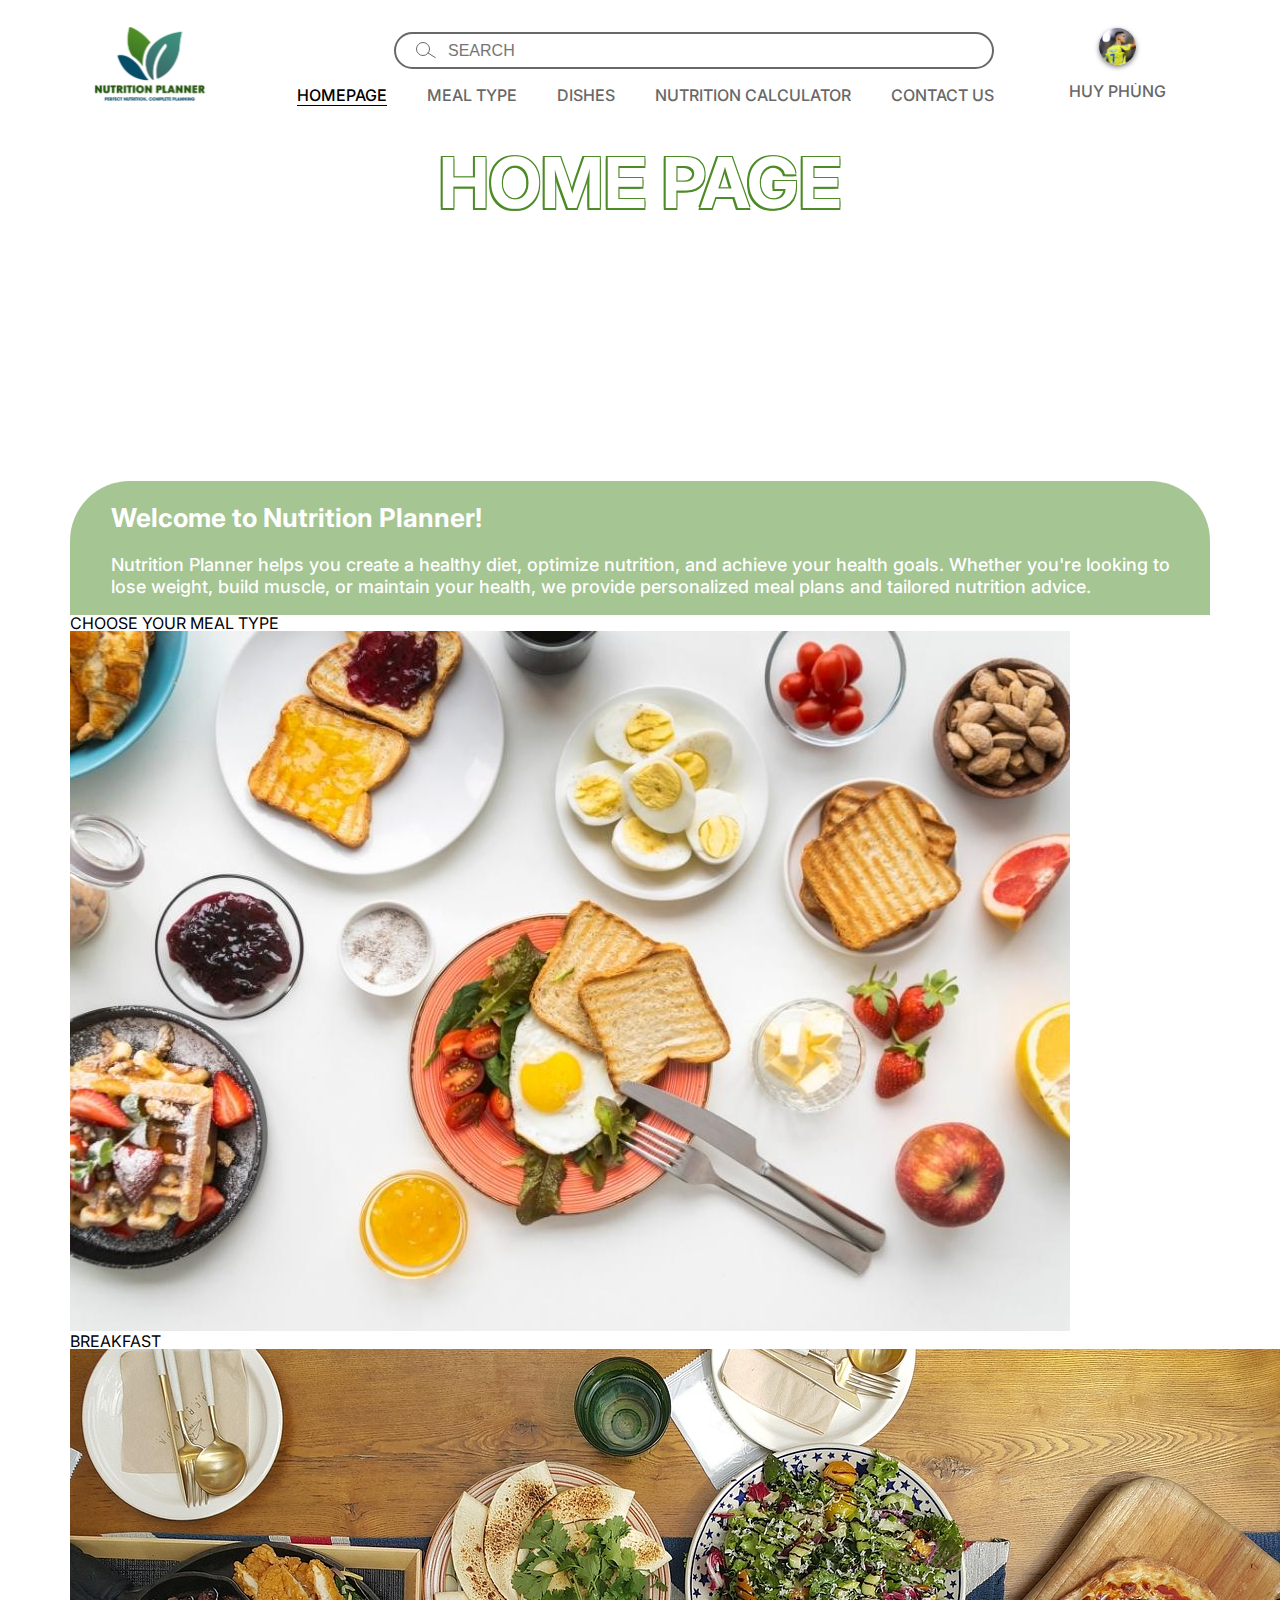
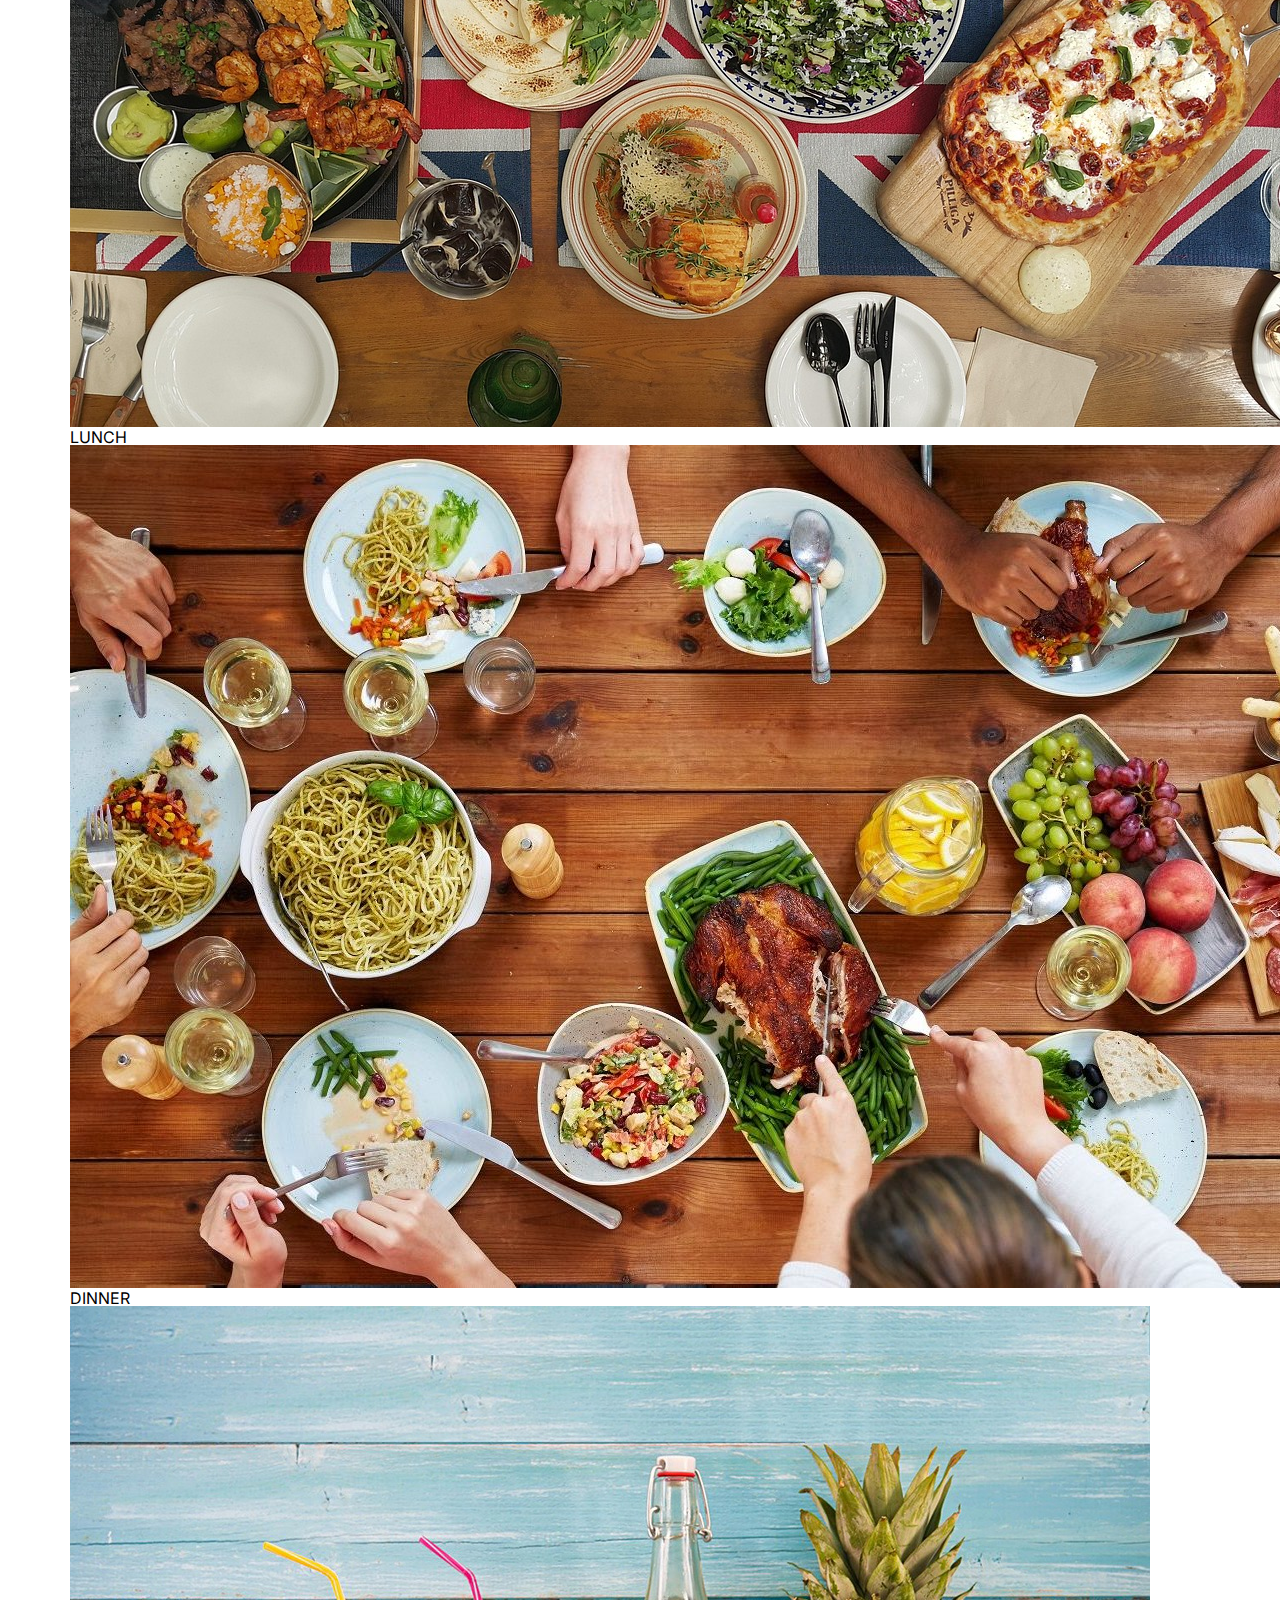
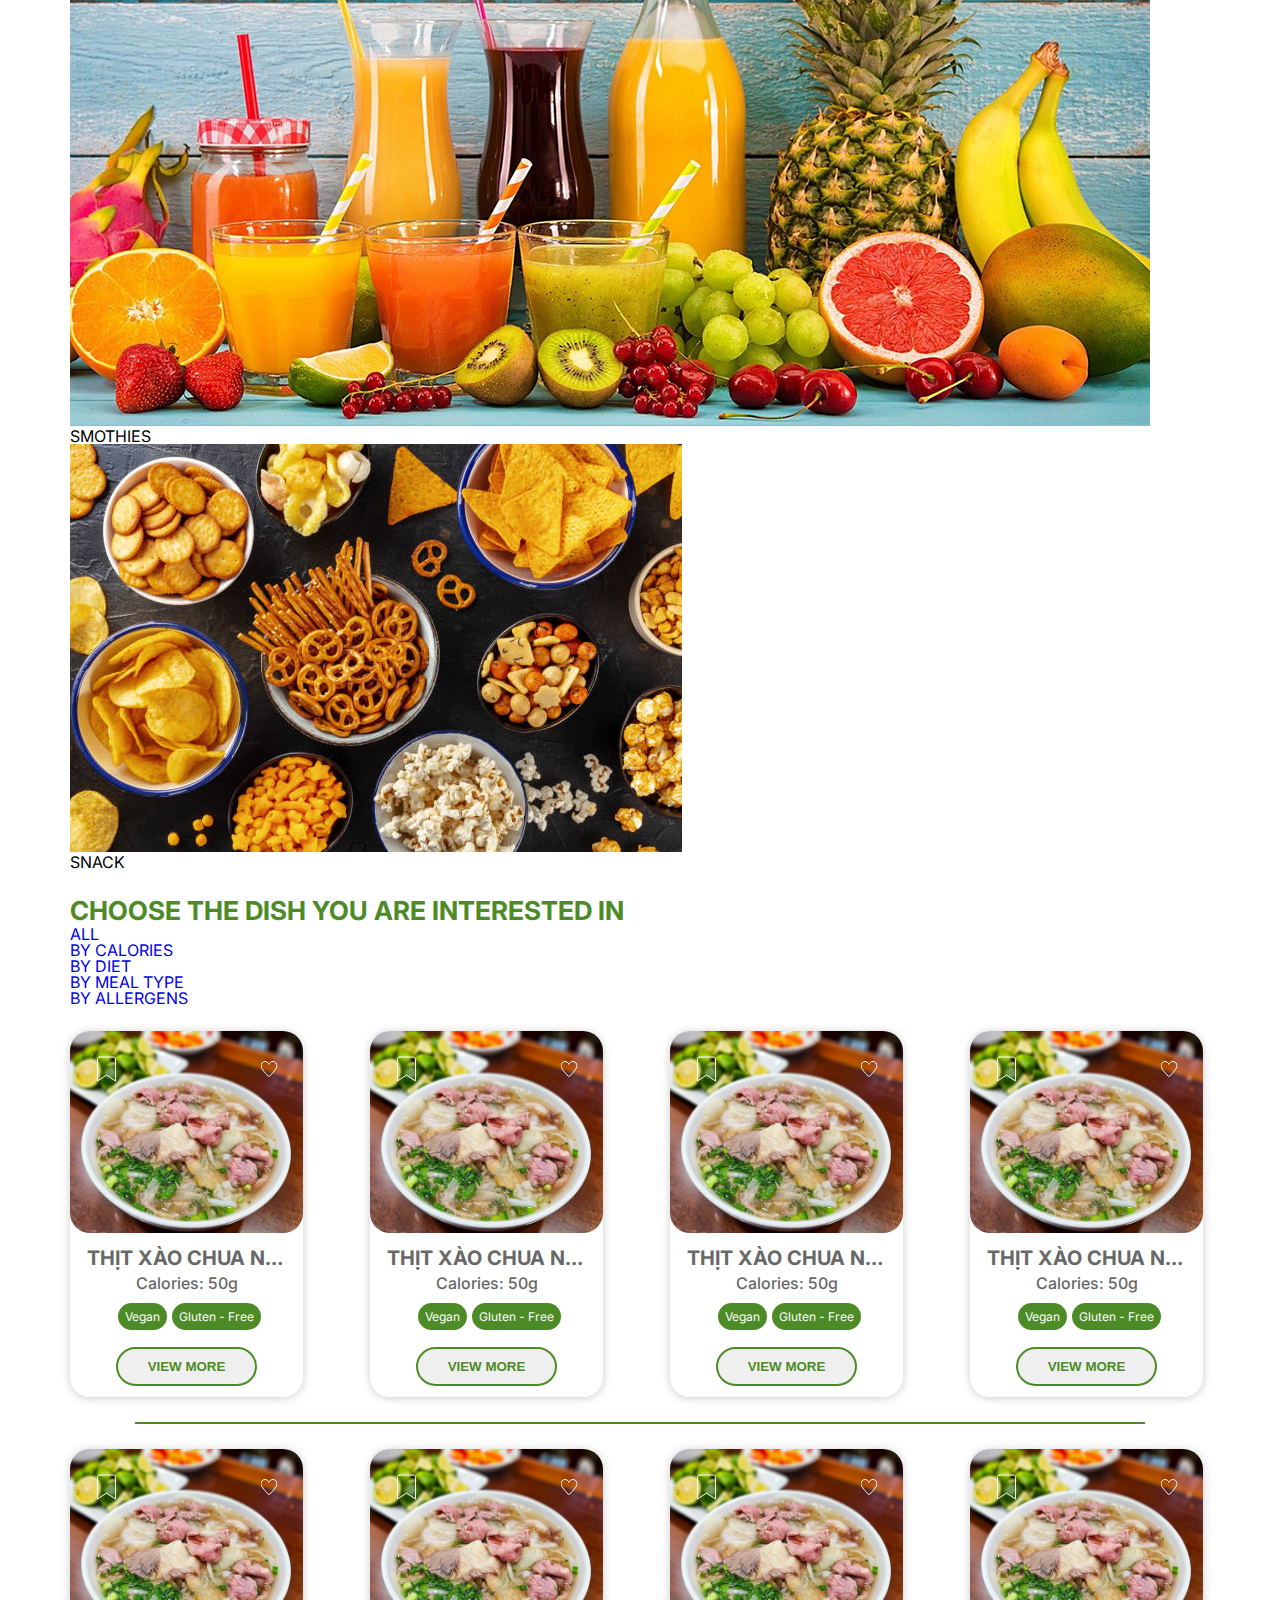
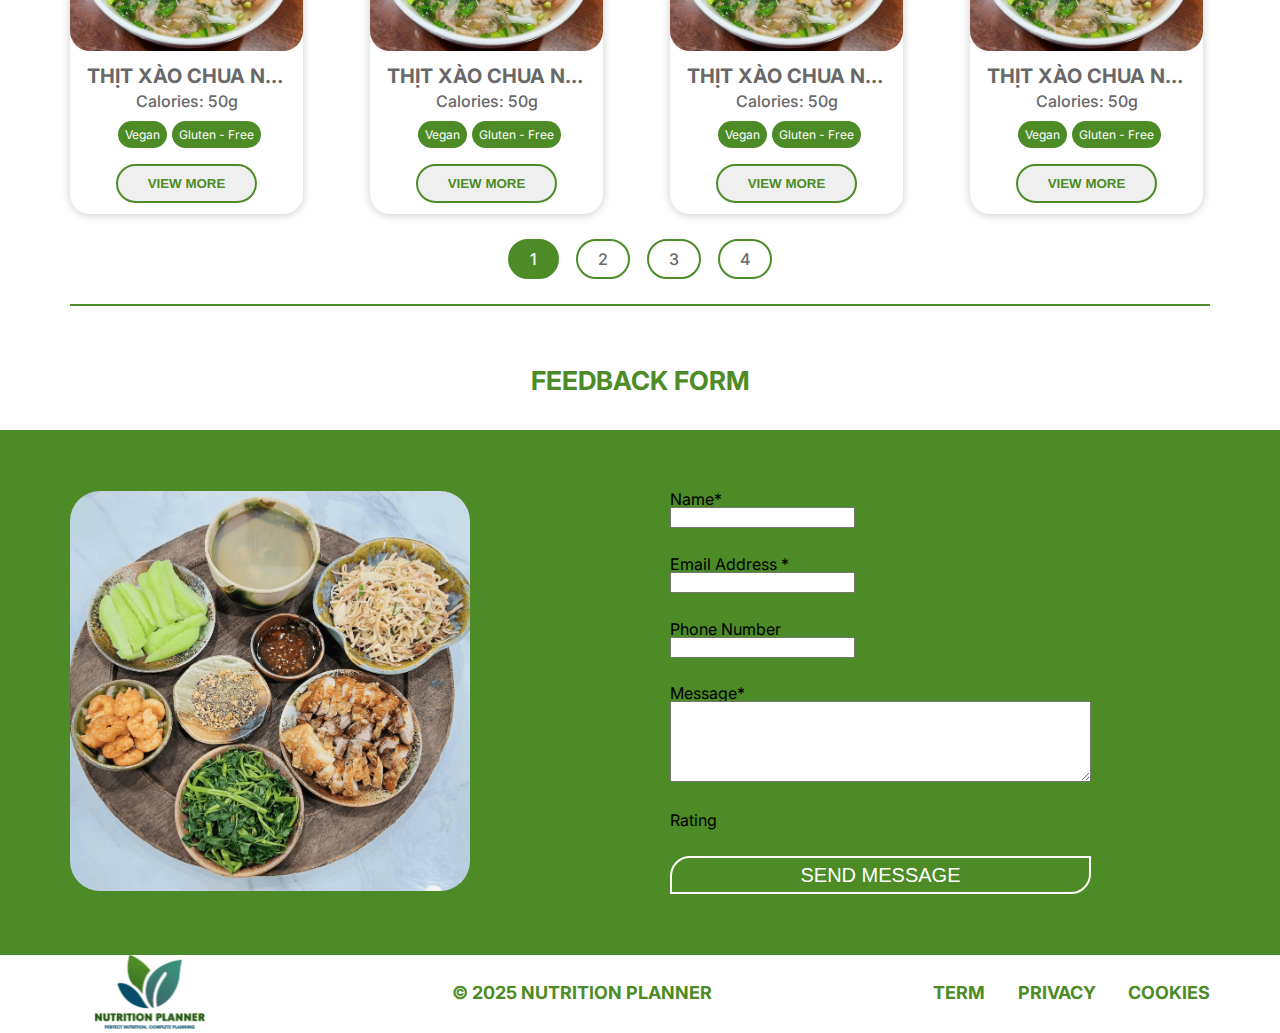
<file: index.html>
<!DOCTYPE html>
<html lang="en">
  <head>
    <meta charset="UTF-8" />
    <meta name="viewport" content="width=device-width, initial-scale=1.0" />
    <!-- reset css -->
    <link rel="stylesheet" href="./assets/css/reset.css" />
    <!-- embed font -->
    <link rel="preconnect" href="https://fonts.googleapis.com" />
    <link rel="preconnect" href="https://fonts.gstatic.com" crossorigin />
    <link
      href="https://fonts.googleapis.com/css2?family=Inter:wght@400;500;700&display=swap"
      rel="stylesheet"
    />
    <!-- style css -->
    <link rel="stylesheet" href="./assets/css/style.css" />
    <title>NutriPlaner</title>
  </head>
  <body>
    <p></p>
    <!-- ==========================HEADER=================== -->
    <header class="header fixed">
      <div class="container">
        <div class="header__body">
          <!-- Logo -->
          <a href="#!"
            ><img
              src="./assets/img/logo.svg"
              alt="NutriPlanerLogo"
              class="header__body--logo"
          /></a>
          <!-- Action -->
          <div class="header-navbartop">
            <div class="header-navbartop__search">
              <img
                src="./assets/img/search_icon.svg"
                alt="searchicon"
                class="header-navbartop__search--searchicon"
              />
              <input
                type="text"
                placeholder="SEARCH"
                class="header-navbartop__search--searchinput"
              />
            </div>
            <nav class="header-navbarbottom">
              <ul class="header-navbarbottom__list">
                <li>
                  <a class="header-navbarbottom__item active" href="#!"
                    >HOMEPAGE</a
                  >
                </li>
                <li>
                  <a class="header-navbarbottom__item" href="#!">MEAL TYPE</a>
                </li>
                <li>
                  <a class="header-navbarbottom__item" href="#!">DISHES</a>
                </li>
                <li>
                  <a class="header-navbarbottom__item" href="#!"
                    >NUTRITION CALCULATOR</a
                  >
                </li>
                <li>
                  <a class="header-navbarbottom__item" href="#!">CONTACT US</a>
                </li>
              </ul>
            </nav>
          </div>
          <!-- Account -->
          <div class="header__account">
            <img
              src="./assets/img/ava_user.jpg"
              alt=""
              class="header__acount--ava"
            />
            <span class="header__acount--name">HUY PHÙNG</span>
          </div>
        </div>
      </div>
    </header>

    <!-- ==========================MAIN=================== -->
    <main>
      <div class="main-banner">
        <h1 class="main-banner__name">HOME PAGE</h1>
        <div class="main-banner__content container">
          <h2 class="main-banner__content--title">
            Welcome to Nutrition Planner!
          </h2>
          <p class="main-banner__content--desc">
            Nutrition Planner helps you create a healthy diet, optimize
            nutrition, and achieve your health goals. Whether you're looking to
            lose weight, build muscle, or maintain your health, we provide
            personalized meal plans and tailored nutrition advice.
          </p>
        </div>
      </div>
      <!-- ========================MEAL TYPE===================== -->
      <section class="main-choose container">
        <h2 class="main-choose-title">CHOOSE YOUR MEAL TYPE</h2>
        <div class="main-choose-list">
          <!-- BREAKFAST -->
          <div class="main-choose__item">
            <a href="#!"
              ><img
                src="./assets/img/breakfast.jpg"
                alt="breakfast"
                class="main-choose__item--thumb"
            /></a>
            <div class="main-choose__item--overlay"></div>
            <p class="main-choose__item--name">BREAKFAST</p>
          </div>

          <!-- LUNCH -->
          <div class="main-choose__item">
            <a href="#!"
              ><img
                src="./assets/img/lunch.jpg"
                alt="lunch"
                class="main-choose__item--thumb"
            /></a>
            <div class="main-choose__item--overlay"></div>
            <p class="main-choose__item--name">LUNCH</p>
          </div>

          <!-- DINNER -->
          <div class="main-choose__item">
            <a href="#!"
              ><img
                src="./assets/img/dinner.jpg"
                alt="dinner"
                class="main-choose__item--thumb"
            /></a>
            <div class="main-choose__item--overlay"></div>
            <p class="main-choose__item--name">DINNER</p>
          </div>

          <!-- SMOTHIES -->
          <div class="main-choose__item">
            <a href="#!"
              ><img
                src="./assets/img/Smoothies.jpg"
                alt="smoothies"
                class="main-choose__item--thumb"
            /></a>
            <div class="main-choose__item--overlay"></div>
            <p class="main-choose__item--name">SMOTHIES</p>
          </div>

          <!-- SNACKS -->
          <div class="main-choose__item">
            <a href="#!"
              ><img
                src="./assets/img/snack.jpg"
                alt="snack"
                class="main-choose__item--thumb"
            /></a>
            <div class="main-choose__item--overlay"></div>
            <p class="main-choose__item--name">SNACK</p>
          </div>
        </div>
      </section>
      <!-- ==========================CONTENT2=================== -->
      <section class="main-choosetype container">
        <h2 class="main-choosetype-title">
          CHOOSE THE DISH YOU ARE INTERESTED IN
        </h2>
        <!-- FILTER -->
        <div class="main-choosetype-filter">
          <ul class="main-choosetype-filter--list">
            <li>
              <a class="main-choosetype-filter__item active" href="#!">ALL</a>
            </li>
            <li>
              <a class="main-choosetype-filter__item" href="#!">BY CALORIES</a>
            </li>
            <li>
              <a class="main-choosetype-filter__item" href="#!">BY DIET</a>
            </li>
            <li>
              <a class="main-choosetype-filter__item" href="#!">BY MEAL TYPE</a>
            </li>
            <li>
              <a class="main-choosetype-filter__item" href="#!">BY ALLERGENS</a>
            </li>
          </ul>
        </div>
        <div class="main-dishmenu">
          <!-- DISH LIST 1-->
          <div class="main-dishmenu-list container">
            <!-- DISH 1 -->
            <div class="main-dishmenu-item">
              <div class="dish__card">
                <img
                  src="./assets/img/dish1.png"
                  alt="dish_img"
                  class="dish__card--thumb"
                />
                <div class="dish__card-function">
                  <img
                    src="/assets/img/save.svg"
                    alt="save_img"
                    class="dish__card-function--favorite"
                  />
                  <img
                    src="/assets/img/love.svg"
                    alt="favorite_img"
                    class="dish__card-function--love"
                  />
                </div>
              </div>
              <div class="dish__card-info">
                <a href="#!" class="dish__card-info--name"
                  >THỊT XÀO CHUA NGỌT</a
                >
                <div class="dish__card-info--desc">Calories: 50g</div>
                <div class="dish__card-tag">
                  <span class="dish__card-tag--tag1">Vegan</span>
                  <span class="dish__card-tag--tag2">Gluten - Free</span>
                </div>
                <button class="dish__card--btn">VIEW MORE</button>
              </div>
            </div>
            <!-- DISH 2 -->
            <div class="main-dishmenu-item">
              <div class="dish__card">
                <img
                  src="./assets/img/dish1.png"
                  alt="dish_img"
                  class="dish__card--thumb"
                />
                <div class="dish__card-function">
                  <img
                    src="/assets/img/save.svg"
                    alt="save_img"
                    class="dish__card-function--favorite"
                  />
                  <img
                    src="/assets/img/love.svg"
                    alt="favorite_img"
                    class="dish__card-function--love"
                  />
                </div>
              </div>
              <div class="dish__card-info">
                <a href="#!" class="dish__card-info--name"
                  >THỊT XÀO CHUA NGỌT</a
                >
                <div class="dish__card-info--desc">Calories: 50g</div>
                <div class="dish__card-tag">
                  <span class="dish__card-tag--tag1">Vegan</span>
                  <span class="dish__card-tag--tag2">Gluten - Free</span>
                </div>
                <button class="dish__card--btn">VIEW MORE</button>
              </div>
            </div>
            <!-- DISH 3 -->
            <div class="main-dishmenu-item">
              <div class="dish__card">
                <img
                  src="./assets/img/dish1.png"
                  alt="dish_img"
                  class="dish__card--thumb"
                />
                <div class="dish__card-function">
                  <img
                    src="/assets/img/save.svg"
                    alt="save_img"
                    class="dish__card-function--favorite"
                  />
                  <img
                    src="/assets/img/love.svg"
                    alt="favorite_img"
                    class="dish__card-function--love"
                  />
                </div>
              </div>
              <div class="dish__card-info">
                <a href="#!" class="dish__card-info--name"
                  >THỊT XÀO CHUA NGỌT</a
                >
                <div class="dish__card-info--desc">Calories: 50g</div>
                <div class="dish__card-tag">
                  <span class="dish__card-tag--tag1">Vegan</span>
                  <span class="dish__card-tag--tag2">Gluten - Free</span>
                </div>
                <button class="dish__card--btn">VIEW MORE</button>
              </div>
            </div>
            <!-- DISH 4 -->
            <div class="main-dishmenu-item">
              <div class="dish__card">
                <img
                  src="./assets/img/dish1.png"
                  alt="dish_img"
                  class="dish__card--thumb"
                />
                <div class="dish__card-function">
                  <img
                    src="/assets/img/save.svg"
                    alt="save_img"
                    class="dish__card-function--favorite"
                  />
                  <img
                    src="/assets/img/love.svg"
                    alt="favorite_img"
                    class="dish__card-function--love"
                  />
                </div>
              </div>
              <div class="dish__card-info">
                <a href="#!" class="dish__card-info--name"
                  >THỊT XÀO CHUA NGỌT</a
                >
                <div class="dish__card-info--desc">Calories: 50g</div>
                <div class="dish__card-tag">
                  <span class="dish__card-tag--tag1">Vegan</span>
                  <span class="dish__card-tag--tag2">Gluten - Free</span>
                </div>
                <button class="dish__card--btn">VIEW MORE</button>
              </div>
            </div>
          </div>
          <div class="line-paginate"></div>

          <!-- DISH LIST 2-->
          <div class="main-dishmenu-list container">
            <!-- DISH 1 -->
            <div class="main-dishmenu-item">
              <div class="dish__card">
                <img
                  src="./assets/img/dish1.png"
                  alt="dish_img"
                  class="dish__card--thumb"
                />
                <div class="dish__card-function">
                  <img
                    src="/assets/img/save.svg"
                    alt="save_img"
                    class="dish__card-function--favorite"
                  />
                  <img
                    src="/assets/img/love.svg"
                    alt="favorite_img"
                    class="dish__card-function--love"
                  />
                </div>
              </div>
              <div class="dish__card-info">
                <a href="#!" class="dish__card-info--name"
                  >THỊT XÀO CHUA NGỌT</a
                >
                <div class="dish__card-info--desc">Calories: 50g</div>
                <div class="dish__card-tag">
                  <span class="dish__card-tag--tag1">Vegan</span>
                  <span class="dish__card-tag--tag2">Gluten - Free</span>
                </div>
                <button class="dish__card--btn">VIEW MORE</button>
              </div>
            </div>
            <!-- DISH 2 -->
            <div class="main-dishmenu-item">
              <div class="dish__card">
                <img
                  src="./assets/img/dish1.png"
                  alt="dish_img"
                  class="dish__card--thumb"
                />
                <div class="dish__card-function">
                  <img
                    src="/assets/img/save.svg"
                    alt="save_img"
                    class="dish__card-function--favorite"
                  />
                  <img
                    src="/assets/img/love.svg"
                    alt="favorite_img"
                    class="dish__card-function--love"
                  />
                </div>
              </div>
              <div class="dish__card-info">
                <a href="#!" class="dish__card-info--name"
                  >THỊT XÀO CHUA NGỌT</a
                >
                <div class="dish__card-info--desc">Calories: 50g</div>
                <div class="dish__card-tag">
                  <span class="dish__card-tag--tag1">Vegan</span>
                  <span class="dish__card-tag--tag2">Gluten - Free</span>
                </div>
                <button class="dish__card--btn">VIEW MORE</button>
              </div>
            </div>
            <!-- DISH 3 -->
            <div class="main-dishmenu-item">
              <div class="dish__card">
                <img
                  src="./assets/img/dish1.png"
                  alt="dish_img"
                  class="dish__card--thumb"
                />
                <div class="dish__card-function">
                  <img
                    src="/assets/img/save.svg"
                    alt="save_img"
                    class="dish__card-function--favorite"
                  />
                  <img
                    src="/assets/img/love.svg"
                    alt="favorite_img"
                    class="dish__card-function--love"
                  />
                </div>
              </div>
              <div class="dish__card-info">
                <a href="#!" class="dish__card-info--name"
                  >THỊT XÀO CHUA NGỌT</a
                >
                <div class="dish__card-info--desc">Calories: 50g</div>
                <div class="dish__card-tag">
                  <span class="dish__card-tag--tag1">Vegan</span>
                  <span class="dish__card-tag--tag2">Gluten - Free</span>
                </div>
                <button class="dish__card--btn">VIEW MORE</button>
              </div>
            </div>
            <!-- DISH 4 -->
            <div class="main-dishmenu-item">
              <div class="dish__card">
                <img
                  src="./assets/img/dish1.png"
                  alt="dish_img"
                  class="dish__card--thumb"
                />
                <div class="dish__card-function">
                  <img
                    src="/assets/img/save.svg"
                    alt="save_img"
                    class="dish__card-function--favorite"
                  />
                  <img
                    src="/assets/img/love.svg"
                    alt="favorite_img"
                    class="dish__card-function--love"
                  />
                </div>
              </div>
              <div class="dish__card-info">
                <a href="#!" class="dish__card-info--name"
                  >THỊT XÀO CHUA NGỌT</a
                >
                <div class="dish__card-info--desc">Calories: 50g</div>
                <div class="dish__card-tag">
                  <span class="dish__card-tag--tag1">Vegan</span>
                  <span class="dish__card-tag--tag2">Gluten - Free</span>
                </div>
                <button class="dish__card--btn">VIEW MORE</button>
              </div>
            </div>
          </div>
        </div>

        <!-- Page pagination -->
        <div class="main-pagination">
          <ul class="main-pagelist">
            <li><a class="main-pageitem active" href="#!">1</a></li>
            <li><a class="main-pageitem" href="#!">2</a></li>
            <li><a class="main-pageitem" href="#!">3</a></li>
            <li><a class="main-pageitem" href="#!">4</a></li>
          </ul>
        </div>
      </section>
      <!-- ===========================FEEDBACK===================================== -->
      <section class="feedbackform">
        <h2 class="feedbackform__header">FEEDBACK FORM</h2>
        <div class="feedbackform__body">
          <div class="container feedbackform__content">
            <!-- KHối ảnh bên trái -->
            <div class="feedbackform__img">
              <img
                src="./assets/img/feedback_image.png"
                alt="feedback"
                class="feedbackform__img--thumb"
              />
            </div>
            <!-- KHối form bên phải -->
            <div class="feedbackform__form">
              <form action="#!">
                <!-- NAME -->
                <div class="feedbackform__formname">
                  <p class="feedbackform__formname--label">Name*</p>
                  <input
                    class="feedbackform__formname--area"
                    type="text"
                    required
                  />
                </div>
                <!-- EMAIL -->
                <div class="feedbackform__formemail">
                  <p class="feedbackform__formname--label">Email Address *</p>
                  <input
                    class="feedbackform__formname--area"
                    type="text"
                    required
                  />
                </div>
                <!-- Phonenumber -->
                <div class="feedbackform__formphone">
                  <p class="feedbackform__formname--label">Phone Number</p>
                  <input
                    class="feedbackform__formname--area"
                    type="tel"
                    name="phone"
                    pattern="[0-9]{10}"
                    required
                  />
                </div>
                <!-- MESSAGE -->
                <div class="feedbackform__formmessage">
                  <p class="feedbackform__formname--label">Message*</p>
                  <textarea
                    name="message"
                    id="message"
                    rows="5"
                    cols="50"
                    class="feedbackform__formname--area"
                    required
                  ></textarea>
                </div>
                <div class="feedbackform__formrate">
                  <p class="feedbackform__formname--label">Rating</p>
                  <span></span><span></span><span></span><span></span
                  ><span></span>
                </div>
                <button type="submit" class="feedbackform__btnsubmit">
                  SEND MESSAGE
                </button>
              </form>
            </div>
          </div>
        </div>
      </section>
    </main>
    <!-- FOOTER -->
    <footer class="container footer">
      <div class="footer__logo">
        <a href="#!"
          ><img
            src="./assets/img/logo.svg"
            alt="logo"
            class="footer__logo--thumb"
        /></a>
      </div>
      <p class="footer__title">&#169; 2025 NUTRITION PLANNER</p>
      <div class="footer__content">
        <p class="footer__content--desc">TERM</p>
        <p class="footer__content--desc">PRIVACY</p>
        <p class="footer__content--desc">COOKIES</p>
      </div>
    </footer>
  </body>
</html>
</file>
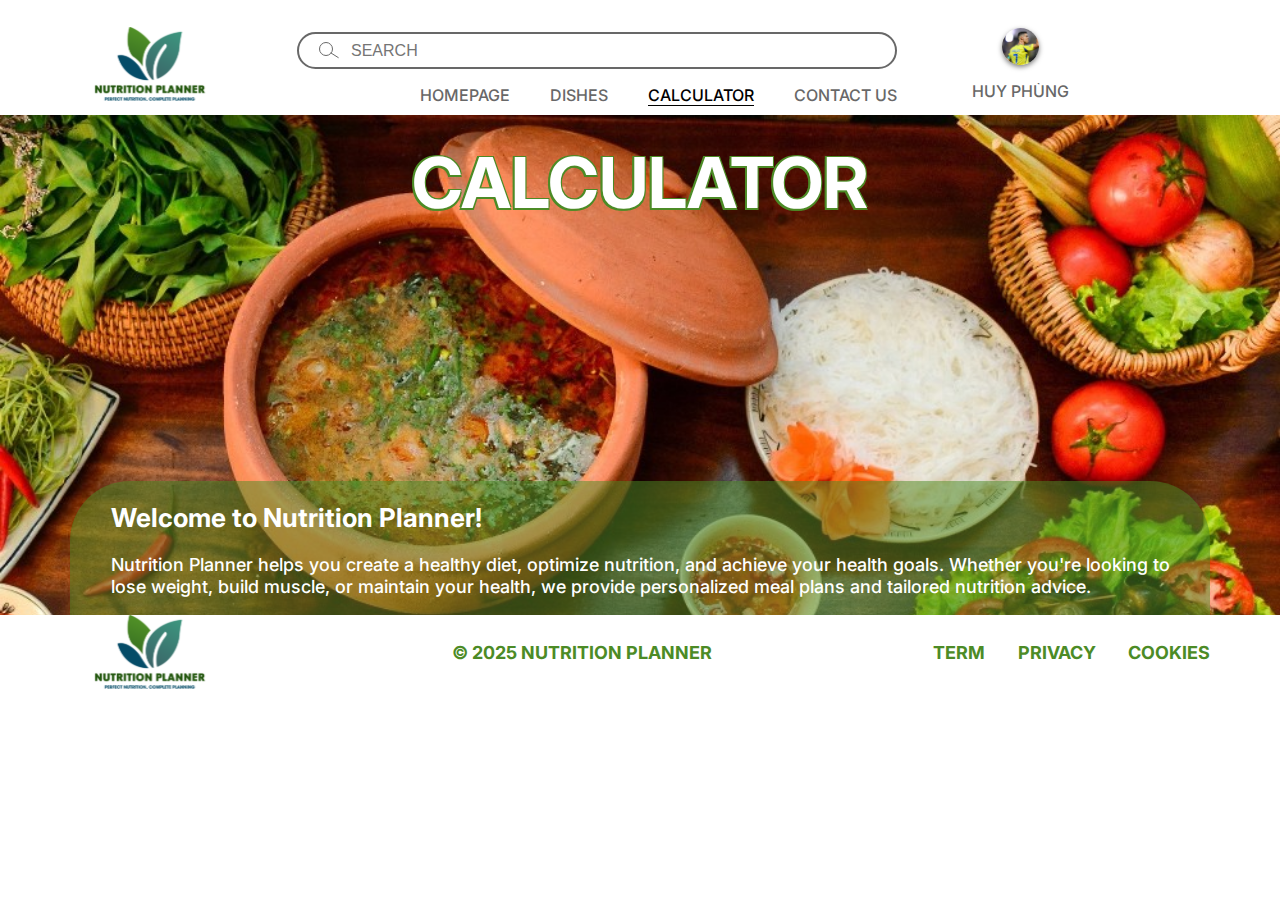
<file: calculator.html>
<!DOCTYPE html>
<html lang="en">
  <head>
    <meta charset="UTF-8" />
    <meta name="viewport" content="width=device-width, initial-scale=1.0" />
    <!-- Nhúng thư viện Font Awesome -->
    <link
      rel="stylesheet"
      href="https://cdnjs.cloudflare.com/ajax/libs/font-awesome/6.5.0/css/all.min.css"
    />
    <!-- reset css -->
    <link rel="stylesheet" href="./assets/css/reset.css" />
    <!-- embed font -->
    <link rel="preconnect" href="https://fonts.googleapis.com" />
    <link rel="preconnect" href="https://fonts.gstatic.com" crossorigin />
    <link
      href="https://fonts.googleapis.com/css2?family=Inter:wght@400;500;700&display=swap"
      rel="stylesheet"
    />
    <!-- style css -->
    <link rel="stylesheet" href="./assets/css/style.css" />
    <title>NutriPlaner</title>
  </head>
  <body>
    <!-- ==========================HEADER=================== -->
    <header class="header fixed">
      <div class="container">
        <div class="header__body">
          <!-- Logo -->
          <a href="./index.html"
            ><img
              src="./assets/img/logo.svg"
              alt="NutriPlanerLogo"
              class="header__body--logo"
          /></a>
          <!-- Action -->
          <div class="header-navbartop">
            <div class="header-navbartop__search">
              <img
                src="./assets/img/search_icon.svg"
                alt="searchicon"
                class="header-navbartop__search--searchicon"
              />
              <input
                type="text"
                placeholder="SEARCH"
                id="searchInput"
                class="header-navbartop__search--searchinput"
              />
            </div>
            <nav class="header-navbarbottom">
              <ul class="header-navbarbottom__list">
                <li>
                  <a class="header-navbarbottom__item" href="./index.html"
                    >HOMEPAGE</a
                  >
                </li>
                <li>
                  <a class="header-navbarbottom__item" href="./dishes.html"
                    >DISHES</a
                  >
                </li>
                <li>
                  <a
                    class="header-navbarbottom__item active"
                    href="./calculator.html"
                    >CALCULATOR</a
                  >
                </li>
                <li>
                  <a class="header-navbarbottom__item" href="./contact_us.html"
                    >CONTACT US</a
                  >
                </li>
              </ul>
            </nav>
          </div>
          <!-- Account -->
          <div class="header__account">
            <img
              src="./assets/img/ava_user.jpg"
              alt="account"
              id="accountAvatar"
              class="header__acount--ava"
            />
            <span class="header__acount--name">HUY PHÙNG</span>
            <div class="account-dropdown" id="accountDropdown">
              <div class="account-dropdown__box">
                <button class="account-dropdown__logout">
                  <span class="logout-text">Logout</span>
                  <span class="logout-icon-initial"
                    ><i class="fa-solid fa-arrow-right"></i
                  ></span>
                  <span class="logout-icon-final"
                    ><i class="fa-solid fa-arrow-right"></i
                  ></span>
                </button>
              </div>
            </div>
          </div>
        </div>
      </div>
    </header>

    <!-- ==========================MAIN=================== -->
    <main>
      <div class="main-banner dishes-img">
        <h1 class="main-banner__name">CALCULATOR</h1>
        <div class="main-banner__content container">
          <h2 class="main-banner__content--title">
            Welcome to Nutrition Planner!
          </h2>
          <p class="main-banner__content--desc">
            Nutrition Planner helps you create a healthy diet, optimize
            nutrition, and achieve your health goals. Whether you're looking to
            lose weight, build muscle, or maintain your health, we provide
            personalized meal plans and tailored nutrition advice.
          </p>
        </div>
      </div>
    </main>

    <!-- FOOTER -->
    <footer class="container footer">
      <div class="footer__logo">
        <a href="#!"
          ><img
            src="./assets/img/logo.svg"
            alt="logo"
            class="footer__logo--thumb"
        /></a>
      </div>
      <p class="footer__title">&#169; 2025 NUTRITION PLANNER</p>
      <div class="footer__content">
        <p class="footer__content--desc">TERM</p>
        <p class="footer__content--desc">PRIVACY</p>
        <p class="footer__content--desc">COOKIES</p>
      </div>
    </footer>
    <script src="./assets/js/main.js"></script>
  </body>
</html>
</file>
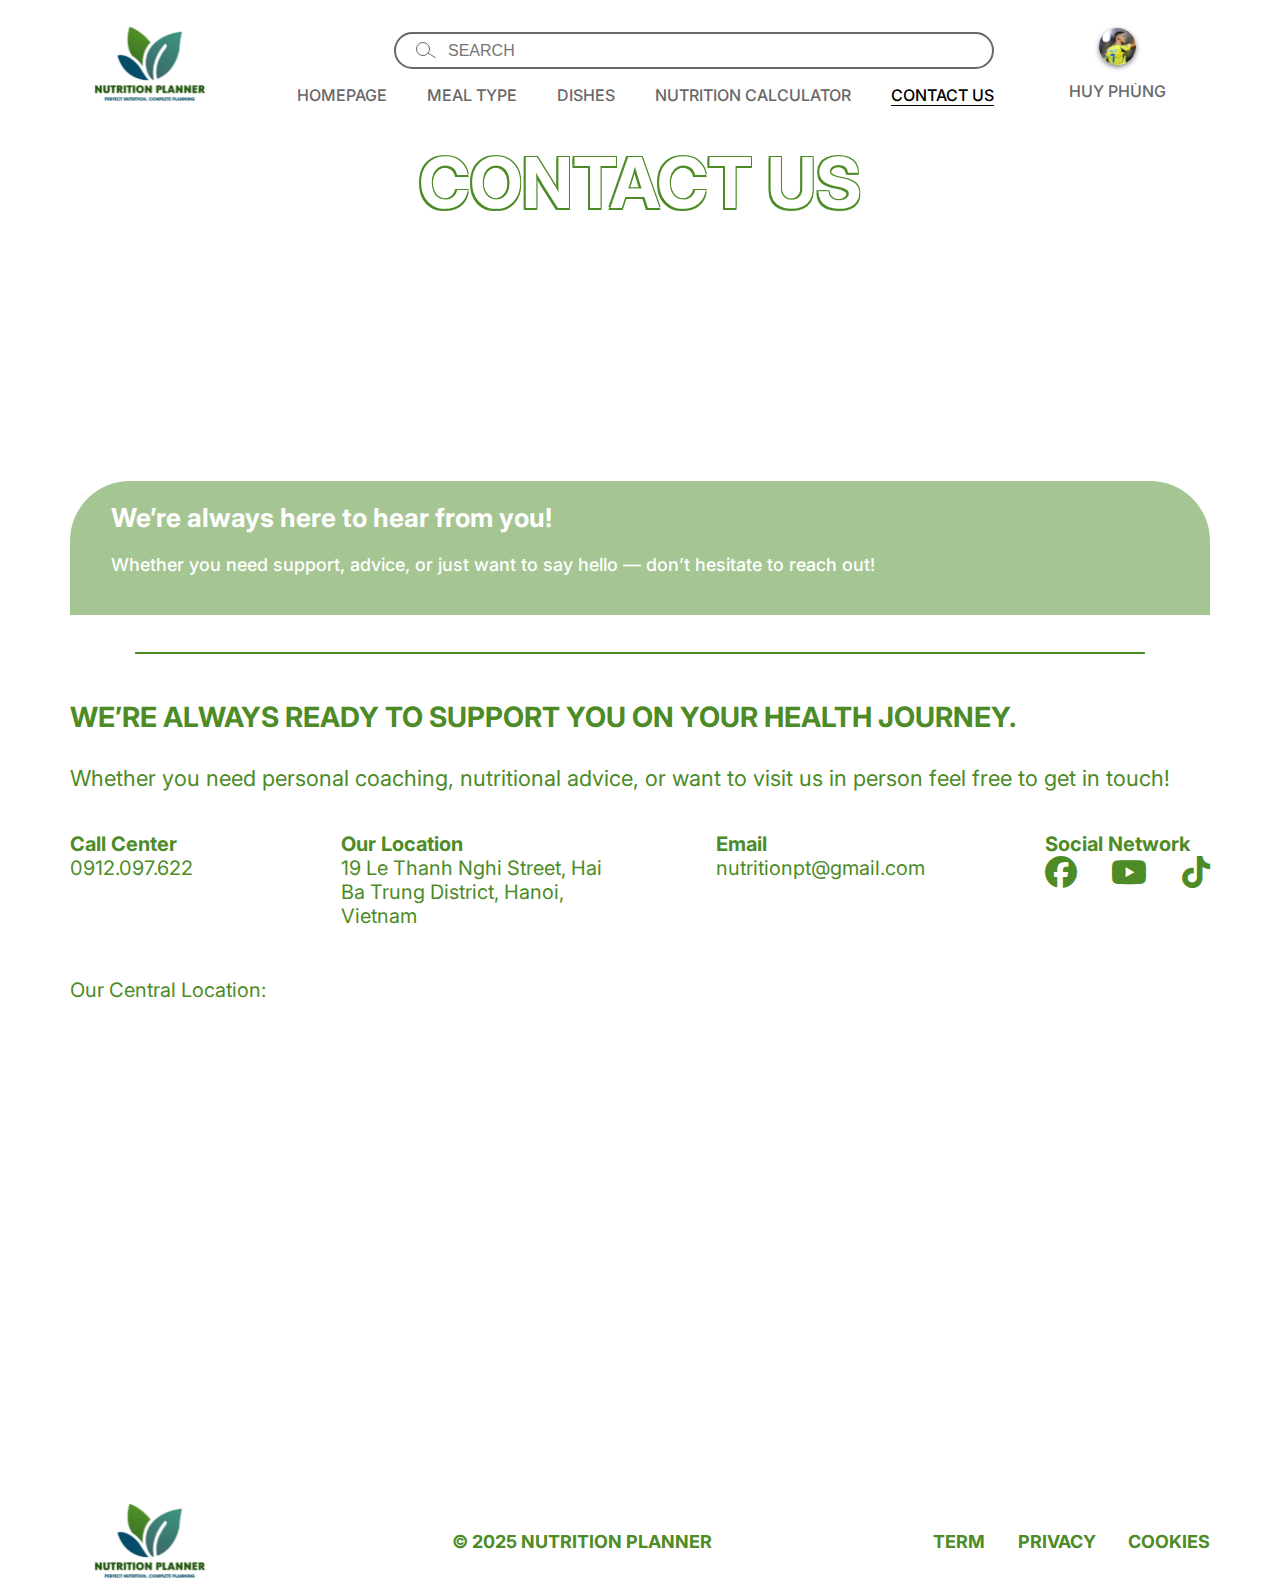
<file: Contact_us.html>
<!DOCTYPE html>
<html lang="en">
  <head>
    <meta charset="UTF-8" />
    <meta name="viewport" content="width=device-width, initial-scale=1.0" />
    <!-- Nhúng thư viện Font Awesome -->
    <link
      rel="stylesheet"
      href="https://cdnjs.cloudflare.com/ajax/libs/font-awesome/6.5.0/css/all.min.css"
    />
    <!-- reset css -->
    <link rel="stylesheet" href="./assets/css/reset.css" />
    <!-- embed font -->
    <link rel="preconnect" href="https://fonts.googleapis.com" />
    <link rel="preconnect" href="https://fonts.gstatic.com" crossorigin />
    <link
      href="https://fonts.googleapis.com/css2?family=Inter:wght@400;500;700&display=swap"
      rel="stylesheet"
    />
    <!-- style css -->
    <link rel="stylesheet" href="./assets/css/style.css" />
    <title>NutriPlaner</title>
  </head>
  <body>
    <!-- ==========================HEADER=================== -->
    <header class="header fixed">
      <div class="container">
        <div class="header__body">
          <!-- Logo -->
          <a href="#!"
            ><img
              src="./assets/img/logo.svg"
              alt="NutriPlanerLogo"
              class="header__body--logo"
          /></a>
          <!-- Action -->
          <div class="header-navbartop">
            <div class="header-navbartop__search">
              <img
                src="./assets/img/search_icon.svg"
                alt="searchicon"
                class="header-navbartop__search--searchicon"
              />
              <input
                type="text"
                placeholder="SEARCH"
                class="header-navbartop__search--searchinput"
              />
            </div>
            <nav class="header-navbarbottom">
              <ul class="header-navbarbottom__list">
                <li>
                  <a class="header-navbarbottom__item" href="#!">HOMEPAGE</a>
                </li>
                <li>
                  <a class="header-navbarbottom__item" href="#mealtype"
                    >MEAL TYPE</a
                  >
                </li>
                <li>
                  <a class="header-navbarbottom__item" href="#!">DISHES</a>
                </li>
                <li>
                  <a class="header-navbarbottom__item" href="#!"
                    >NUTRITION CALCULATOR</a
                  >
                </li>
                <li>
                  <a class="header-navbarbottom__item active" href="#!"
                    >CONTACT US</a
                  >
                </li>
              </ul>
            </nav>
          </div>
          <!-- Account -->
          <div class="header__account">
            <img
              src="./assets/img/ava_user.jpg"
              alt=""
              class="header__acount--ava"
            />
            <span class="header__acount--name">HUY PHÙNG</span>
          </div>
        </div>
      </div>
    </header>

    <!-- ==========================MAIN=================== -->
    <main>
      <div class="main-banner">
        <h1 class="main-banner__name">CONTACT US</h1>
        <div class="main-banner__content container">
          <h2 class="main-banner__content--title">
            We’re always here to hear from you!
          </h2>
          <p class="main-banner__content--desc">
            Whether you need support, advice, or just want to say hello — don’t
            hesitate to reach out!
          </p>
        </div>
      </div>
      <!-- ================================================ -->
      <div class="line-paginate margin__value"></div>
      <!-- ============================================= -->
      <section class="contact-content container">
        <p class="contact-content__title">
          WE’RE ALWAYS READY TO SUPPORT YOU ON YOUR HEALTH JOURNEY.
        </p>
        <p class="contact-content__desc">
          Whether you need personal coaching, nutritional advice, or want to
          visit us in person feel free to get in touch!
        </p>
        <div class="contact-infolist">
          <div class="contact__item item-1">
            <p class="contact__item--title">Call Center</p>
            <p class="contact__item--desc">0912.097.622</p>
          </div>
          <div class="contact__item item-2">
            <p class="contact__item--title">Our Location</p>
            <p class="contact__item--desc">
              19 Le Thanh Nghi Street, Hai Ba Trung District, Hanoi, Vietnam
            </p>
          </div>
          <div class="contact__item item-3">
            <p class="contact__item--title">Email</p>
            <p class="contact__item--desc">nutritionpt@gmail.com</p>
          </div>
          <div class="contact__item item-4">
            <p class="contact__item--title">Social Network</p>
            <div class="contact__item--icon">
              <i class="fa-brands fa-facebook fa-2x"></i>
              <i class="fa-brands fa-youtube fa-2x"></i>
              <i class="fa-brands fa-tiktok fa-2x"></i>
            </div>
          </div>
        </div>
      </section>
      <section class="contact-map container">
        <h3 class="contact-map__title">Our Central Location:</h3>
        <iframe
          src="https://www.google.com/maps?q=21.003140890913752, 105.85038621748575&z=20&output=embed"
          width="1140"
          height="450"
          style="border: 0"
          allowfullscreen=""
          loading="lazy"
        >
        </iframe>
      </section>
    </main>
    <!-- FOOTER -->
    <footer class="container footer">
      <div class="footer__logo">
        <a href="#!"
          ><img
            src="./assets/img/logo.svg"
            alt="logo"
            class="footer__logo--thumb"
        /></a>
      </div>
      <p class="footer__title">&#169; 2025 NUTRITION PLANNER</p>
      <div class="footer__content">
        <p class="footer__content--desc">TERM</p>
        <p class="footer__content--desc">PRIVACY</p>
        <p class="footer__content--desc">COOKIES</p>
      </div>
    </footer>
  </body>
</html>
</file>
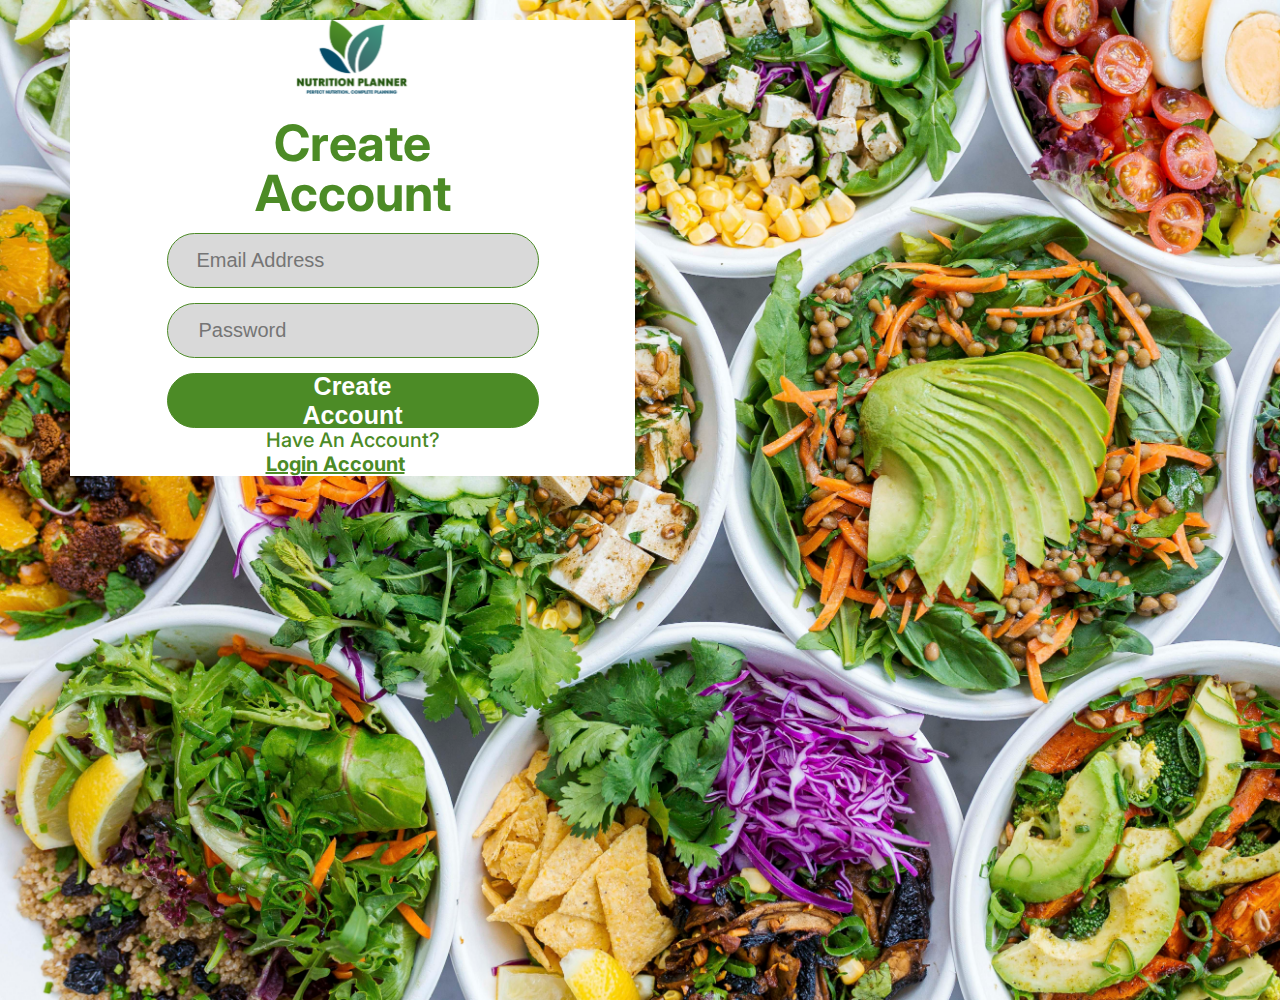
<file: create_account.html>
<!DOCTYPE html>
<html lang="en">
  <head>
    <meta charset="UTF-8" />
    <meta name="viewport" content="width=device-width, initial-scale=1.0" />
    <!-- reset css -->
    <link rel="stylesheet" href="./assets/css/reset.css" />
    <!-- embed font -->
    <link rel="preconnect" href="https://fonts.googleapis.com" />
    <link rel="preconnect" href="https://fonts.gstatic.com" crossorigin />
    <link
      href="https://fonts.googleapis.com/css2?family=Inter:wght@400;500;700&display=swap"
      rel="stylesheet"
    />
    <!-- style css -->
    <link rel="stylesheet" href="./assets/css/style.css" />
    <title>Create Account</title>
  </head>
  <body>
    <div class="bg-login">
      <div class="container">
        <div class="box-login">
          <div class="box-content">
            <div class="box-content__logo">
              <img
                class="box-content__logo-thumb"
                src="./assets/img/logo.svg"
                alt="logo"
              />
            </div>
            <p class="box-content__header">Create Account</p>
            <form action="#!" method="POST">
              <div class="box-email">
                <input
                  class="box-email__input"
                  type="text"
                  placeholder="Email Address"
                />
              </div>
              <div class="box-password">
                <input
                  class="box-password__input"
                  type="text"
                  placeholder="Password"
                />
              </div>
              <div class="box-button">
                <button class="box-button__submit">Create Account</button>
              </div>
            </form>
            <div class="redirect">
              <p class="redirect__question">Have An Account?</p>
              <span><a class="redirect__link" href="#!">Login Account</a></span>
            </div>
          </div>
        </div>
      </div>
    </div>
  </body>
</html>
</file>
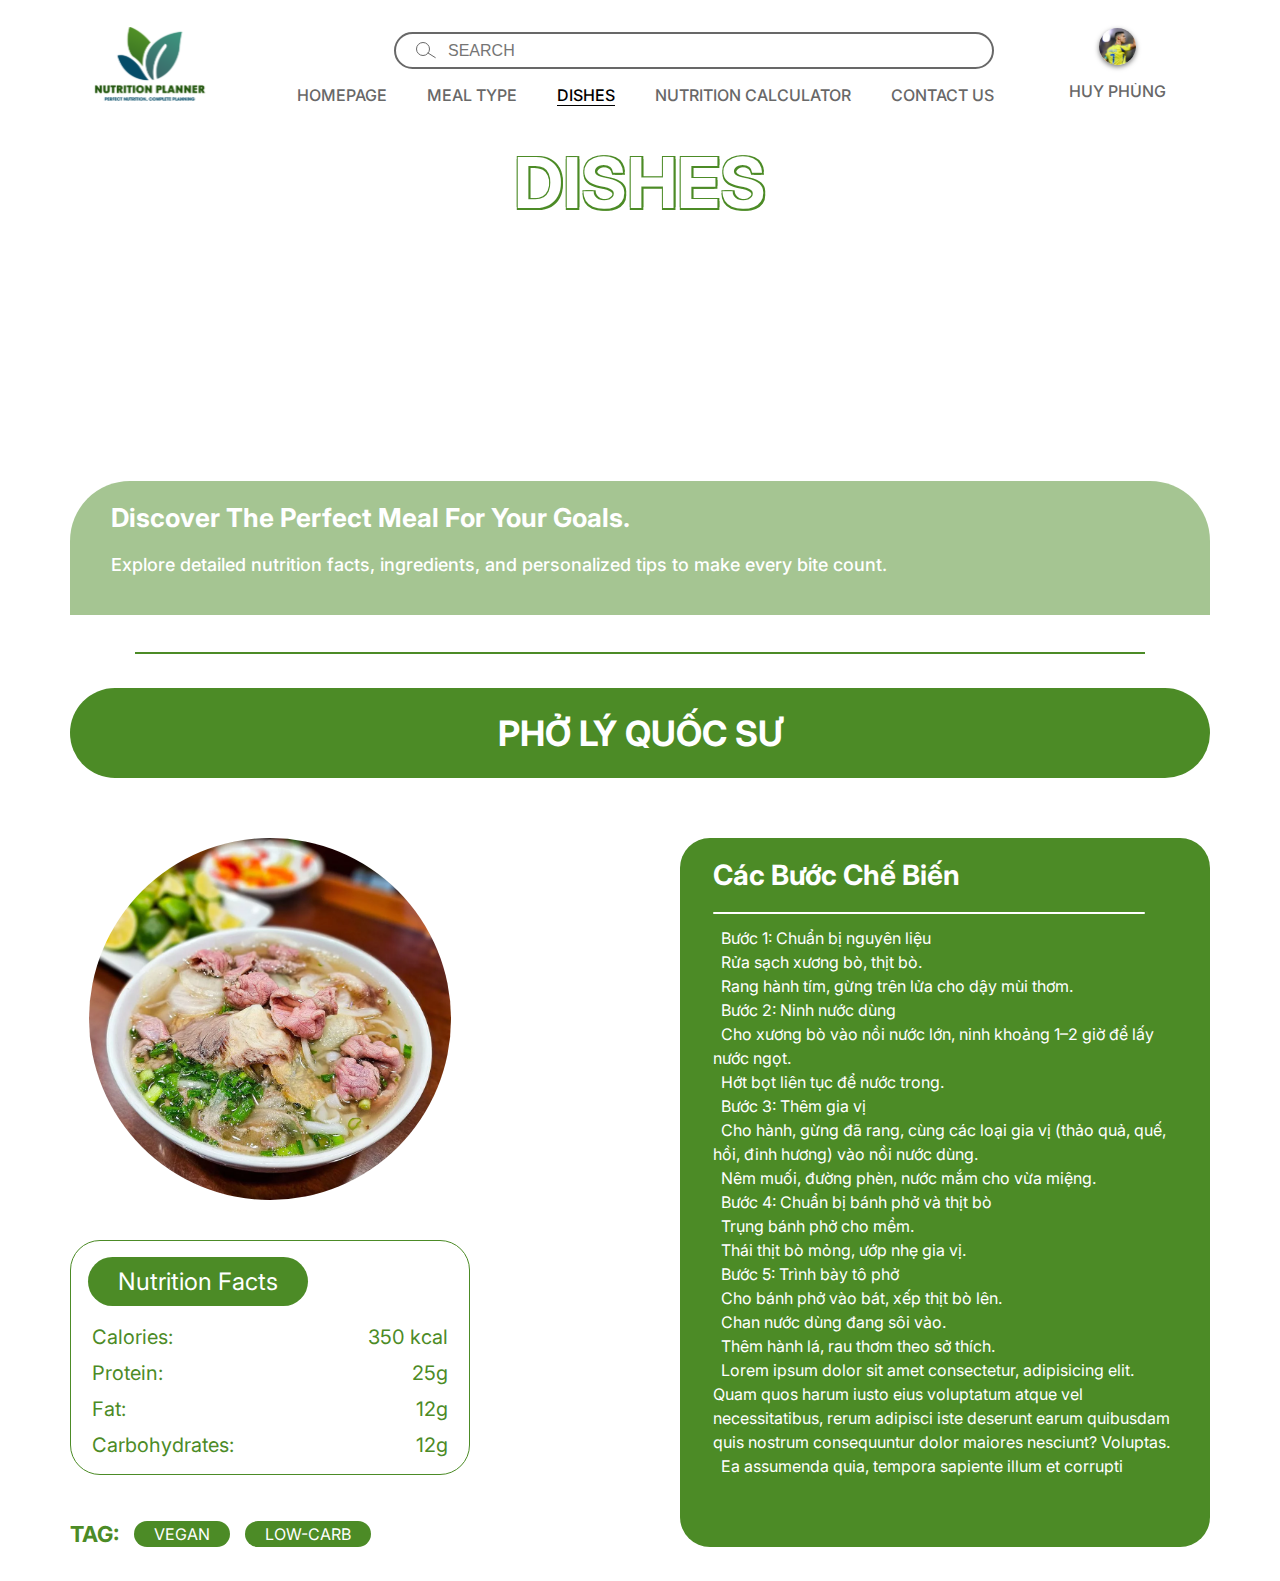
<file: dishes.html>
<!DOCTYPE html>
<html lang="en">
  <head>
    <meta charset="UTF-8" />
    <meta name="viewport" content="width=device-width, initial-scale=1.0" />
    <!-- reset css -->
    <link rel="stylesheet" href="./assets/css/reset.css" />
    <!-- embed font -->
    <link rel="preconnect" href="https://fonts.googleapis.com" />
    <link rel="preconnect" href="https://fonts.gstatic.com" crossorigin />
    <link
      href="https://fonts.googleapis.com/css2?family=Inter:wght@400;500;700&display=swap"
      rel="stylesheet"
    />
    <!-- style css -->
    <link rel="stylesheet" href="./assets/css/style.css" />
    <title>DISHES</title>
  </head>
  <body>
    <!-- ==========================HEADER=================== -->
    <header class="header fixed">
      <div class="container">
        <div class="header__body">
          <!-- Logo -->
          <a href="#!"
            ><img
              src="./assets/img/logo.svg"
              alt="NutriPlanerLogo"
              class="header__body--logo"
          /></a>
          <!-- Action -->
          <div class="header-navbartop">
            <div class="header-navbartop__search">
              <img
                src="./assets/img/search_icon.svg"
                alt="searchicon"
                class="header-navbartop__search--searchicon"
              />
              <input
                type="text"
                placeholder="SEARCH"
                class="header-navbartop__search--searchinput"
              />
            </div>
            <nav class="header-navbarbottom">
              <ul class="header-navbarbottom__list">
                <li>
                  <a class="header-navbarbottom__item" href="#!">HOMEPAGE</a>
                </li>
                <li>
                  <a class="header-navbarbottom__item" href="#mealtype"
                    >MEAL TYPE</a
                  >
                </li>
                <li>
                  <a class="header-navbarbottom__item active" href="#!"
                    >DISHES</a
                  >
                </li>
                <li>
                  <a class="header-navbarbottom__item" href="#!"
                    >NUTRITION CALCULATOR</a
                  >
                </li>
                <li>
                  <a class="header-navbarbottom__item" href="#!">CONTACT US</a>
                </li>
              </ul>
            </nav>
          </div>
          <!-- Account -->
          <div class="header__account">
            <img
              src="./assets/img/ava_user.jpg"
              alt=""
              class="header__acount--ava"
            />
            <span class="header__acount--name">HUY PHÙNG</span>
          </div>
        </div>
      </div>
    </header>
    <!-- ==========================MAIN=================== -->
    <main>
      <div class="main-banner">
        <h1 class="main-banner__name">DISHES</h1>
        <div class="main-banner__content container">
          <h2 class="main-banner__content--title">
            Discover The Perfect Meal For Your Goals.
          </h2>
          <p class="main-banner__content--desc">
            Explore detailed nutrition facts, ingredients, and personalized tips
            to make every bite count.
          </p>
        </div>
      </div>
      <!-- Line đầu trang -->
      <div class="line-paginate margin__value"></div>
      <!-- Main Info -->
      <section class="dish-info container">
        <!-- Info header -->
        <div class="info-header">
          <h1 class="info-header__title">PHỞ LÝ QUỐC SƯ</h1>
        </div>
        <!-- Info content -->
        <div class="info-content">
          <div class="box-content1">
            <div class="info-content__img">
              <img
                src="./assets/img/dish_image/PhoLyQuocSu.png"
                alt="Dish1"
                class="info-content__img--thumb"
              />
            </div>
          </div>
          <div class="box-content2">
            <div class="info-content__recipe">
              <div class="content__recipe--header">Các Bước Chế Biến</div>
              <div class="content__recipe--line"></div>
              <pre class="content__recipe--info">
  Bước 1: Chuẩn bị nguyên liệu
  Rửa sạch xương bò, thịt bò.
  Rang hành tím, gừng trên lửa cho dậy mùi thơm.
  Bước 2: Ninh nước dùng
  Cho xương bò vào nồi nước lớn, ninh khoảng 1–2 giờ để lấy nước ngọt.
  Hớt bọt liên tục để nước trong.
  Bước 3: Thêm gia vị
  Cho hành, gừng đã rang, cùng các loại gia vị (thảo quả, quế, hồi, đinh hương) vào nồi nước dùng.
  Nêm muối, đường phèn, nước mắm cho vừa miệng.
  Bước 4: Chuẩn bị bánh phở và thịt bò
  Trụng bánh phở cho mềm.
  Thái thịt bò mỏng, ướp nhẹ gia vị.
  Bước 5: Trình bày tô phở
  Cho bánh phở vào bát, xếp thịt bò lên.
  Chan nước dùng đang sôi vào.
  Thêm hành lá, rau thơm theo sở thích.
  Lorem ipsum dolor sit amet consectetur, adipisicing elit. Quam quos harum iusto eius voluptatum atque vel necessitatibus, rerum adipisci iste deserunt earum quibusdam quis nostrum consequuntur dolor maiores nesciunt? Voluptas.
  Ea assumenda quia, tempora sapiente illum et corrupti nostrum saepe sunt porro numquam iste laudantium doloremque dolor atque consectetur distinctio impedit velit quod aspernatur corporis vel? Est quos nulla ea?
  Enim praesentium nostrum, aut culpa facere voluptates at, quae pariatur iusto dolorum ab dolores nam debitis quasi modi eos similique veritatis, qui tenetur laboriosam laudantium voluptate! Magni dolorem blanditiis officia.
  Blanditiis, atque, accusamus iure ad sunt est molestiae at cupiditate distinctio tempore, odio beatae adipisci aliquid reprehenderit consectetur. Aspernatur accusantium beatae, saepe assumenda vero debitis voluptate fuga unde delectus perspiciatis.
  Modi quas, eius, cum dignissimos et in ipsum aspernatur perferendis beatae rerum placeat veniam blanditiis distinctio iusto expedita eveniet qui. Id soluta, velit sed illum alias nam unde explicabo? Temporibus!
  Provident, magnam placeat atque, quisquam harum voluptates exercitationem excepturi, earum similique asperiores iusto consequatur odit modi. Deleniti culpa provident perspiciatis, accusantium delectus quis, sunt modi minus nam soluta fugiat veniam.
  Odio modi voluptatibus inventore repellendus, ipsum necessitatibus corporis, accusantium eum laboriosam numquam vel rerum! Rem deserunt aut autem enim nemo quis, quia illo labore ut alias quas delectus, facilis praesentium.
  Suscipit odit, quis magnam laudantium repudiandae blanditiis ipsum ipsam explicabo possimus ducimus rem, tempora dolores, minima nulla! Quidem est, tenetur quaerat qui nihil officia, laudantium necessitatibus, exercitationem doloribus dolores magni.
  Adipisci officia accusamus cupiditate facilis aut eum, amet fuga dolores illo expedita minima, cumque qui ullam nam nemo fugit dignissimos eius atque non, odio consectetur. Quo magnam eos in obcaecati?
  Asperiores, voluptatem quos! Asperiores incidunt corporis earum ipsum adipisci inventore sed? Totam quae, quaerat neque, dolores repellat dolore assumenda nobis ullam eos atque praesentium debitis consequuntur aspernatur ab, facere sed?
              </pre>
            </div>
          </div>
          <div class="box-content3">
            <div class="info-content__nutrition">
              <div class="nutrition-header">
                <h3 class="nutrition-header__title">Nutrition Facts</h3>
              </div>
              <div class="content__nutrition--info">
                <div class="nutrition-lineinfo">
                  <p class="nutrition-lineinfo__name">Calories:</p>
                  <p class="nutrition-lineinfo__value">350 kcal</p>
                </div>
                <div class="nutrition-lineinfo">
                  <p class="nutrition-lineinfo__name">Protein:</p>
                  <p class="nutrition-lineinfo__value">25g</p>
                </div>
                <div class="nutrition-lineinfo">
                  <p class="nutrition-lineinfo__name">Fat:</p>
                  <p class="nutrition-lineinfo__value">12g</p>
                </div>
                <div class="nutrition-lineinfo">
                  <p class="nutrition-lineinfo__name">Carbohydrates:</p>
                  <p class="nutrition-lineinfo__value">12g</p>
                </div>
              </div>
            </div>
            <div class="content-tag">
              <div class="content-tag__title">TAG:</div>
              <span class="content-tag__card">VEGAN</span>
              <span class="content-tag__card">LOW-CARB</span>
            </div>
          </div>
        </div>
      </section>
    </main>
  </body>
</html>
</file>
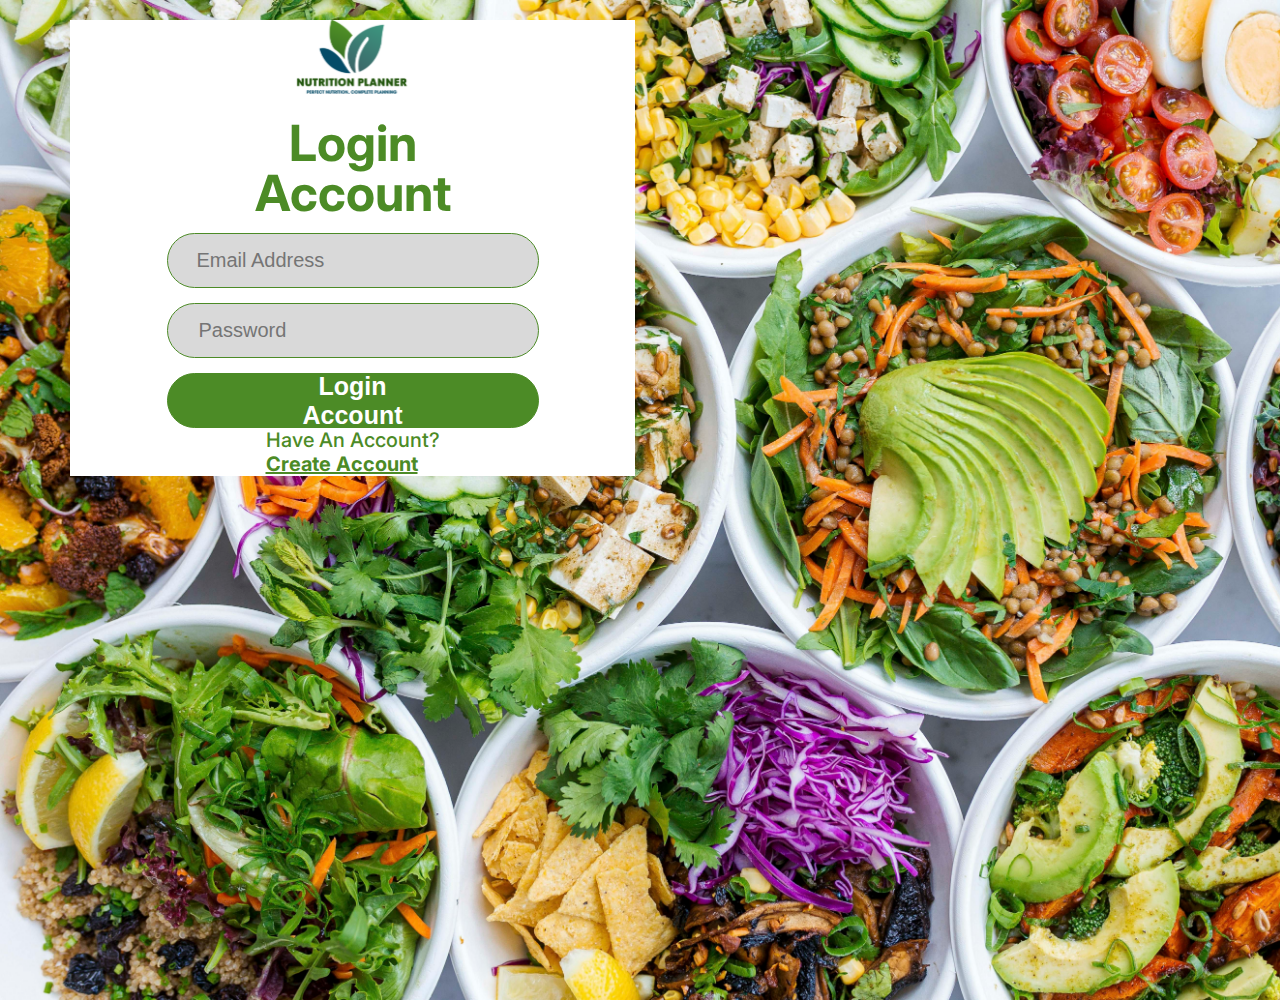
<file: login.html>
<!DOCTYPE html>
<html lang="en">
  <head>
    <meta charset="UTF-8" />
    <meta name="viewport" content="width=device-width, initial-scale=1.0" />
    <!-- reset css -->
    <link rel="stylesheet" href="./assets/css/reset.css" />
    <!-- embed font -->
    <link rel="preconnect" href="https://fonts.googleapis.com" />
    <link rel="preconnect" href="https://fonts.gstatic.com" crossorigin />
    <link
      href="https://fonts.googleapis.com/css2?family=Inter:wght@400;500;700&display=swap"
      rel="stylesheet"
    />
    <!-- style css -->
    <link rel="stylesheet" href="./assets/css/style.css" />
    <title>Login</title>
  </head>
  <body>
    <div class="bg-login">
      <div class="container">
        <div class="box-login">
          <div class="box-content">
            <div class="box-content__logo">
              <img
                class="box-content__logo-thumb"
                src="./assets/img/logo.svg"
                alt="logo"
              />
            </div>
            <p class="box-content__header">Login Account</p>
            <form action="#!" method="POST">
              <div class="box-email">
                <input
                  class="box-email__input"
                  type="text"
                  placeholder="Email Address"
                />
              </div>
              <div class="box-password">
                <input
                  class="box-password__input"
                  type="text"
                  placeholder="Password"
                />
              </div>
              <div class="box-button">
                <button class="box-button__submit">Login Account</button>
              </div>
            </form>
            <div class="redirect">
              <p class="redirect__question">Have An Account?</p>
              <span
                ><a class="redirect__link" href="#!"> Create Account</a></span
              >
            </div>
          </div>
        </div>
      </div>
    </div>
  </body>
</html>
</file>
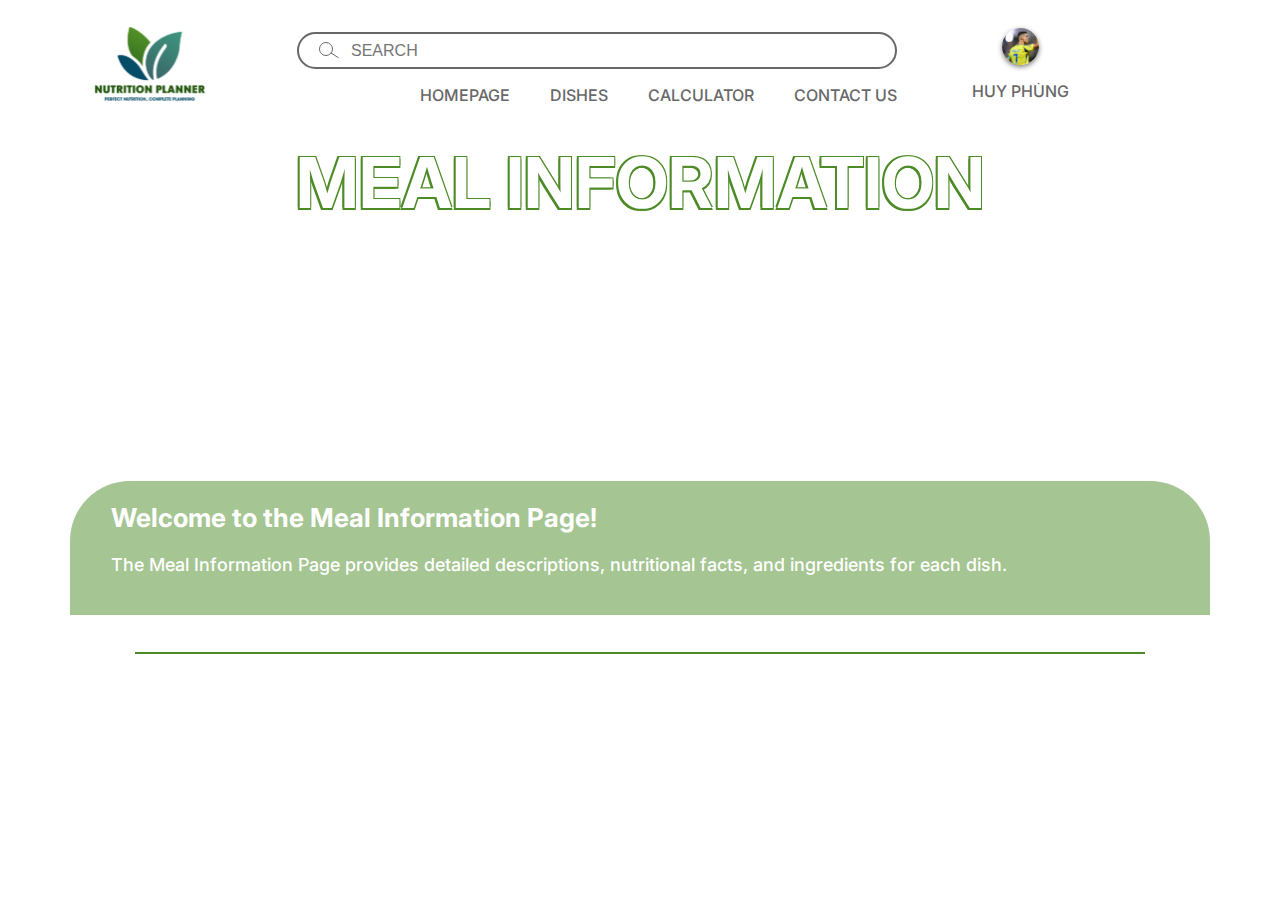
<file: Meal_info_admin.html>
<!DOCTYPE html>
<html lang="en">
  <head>
    <meta charset="UTF-8" />
    <meta name="viewport" content="width=device-width, initial-scale=1.0" />
    <!-- Nhúng thư viện Font Awesome -->
    <link
      rel="stylesheet"
      href="https://cdnjs.cloudflare.com/ajax/libs/font-awesome/6.5.0/css/all.min.css"
    />
    <!-- reset css -->
    <link rel="stylesheet" href="./assets/css/reset.css" />
    <!-- embed font -->
    <link rel="preconnect" href="https://fonts.googleapis.com" />
    <link rel="preconnect" href="https://fonts.gstatic.com" crossorigin />
    <link
      href="https://fonts.googleapis.com/css2?family=Inter:wght@400;500;700&display=swap"
      rel="stylesheet"
    />
    <!-- style css -->
    <link rel="stylesheet" href="./assets/css/style.css" />
    <title>Meal Infomation</title>
  </head>
  <body>
    <!-- ==========================HEADER=================== -->
    <header class="header fixed">
      <div class="container">
        <div class="header__body">
          <!-- Logo -->
          <a href="./index.html"
            ><img
              src="./assets/img/logo.svg"
              alt="NutriPlanerLogo"
              class="header__body--logo"
          /></a>
          <!-- Action -->
          <div class="header-navbartop">
            <div class="header-navbartop__search">
              <img
                src="./assets/img/search_icon.svg"
                alt="searchicon"
                class="header-navbartop__search--searchicon"
              />
              <input
                type="text"
                placeholder="SEARCH"
                id="searchInput"
                class="header-navbartop__search--searchinput"
              />
            </div>
            <nav class="header-navbarbottom">
              <ul class="header-navbarbottom__list">
                <li>
                  <a class="header-navbarbottom__item" href="./index.html"
                    >HOMEPAGE</a
                  >
                </li>
                <li>
                  <a class="header-navbarbottom__item" href="./dishes.html"
                    >DISHES</a
                  >
                </li>
                <li>
                  <a class="header-navbarbottom__item" href="./calculator.html"
                    >CALCULATOR</a
                  >
                </li>
                <li>
                  <a class="header-navbarbottom__item" href="./contact_us.html"
                    >CONTACT US</a
                  >
                </li>
              </ul>
            </nav>
          </div>
          <!-- Account -->
          <div class="header__account">
            <img
              src="./assets/img/ava_user.jpg"
              alt="account"
              id="accountAvatar"
              class="header__acount--ava"
            />
            <span class="header__acount--name">HUY PHÙNG</span>
            <div class="account-dropdown" id="accountDropdown">
              <div class="account-dropdown__box">
                <button class="account-dropdown__logout">
                  <span class="logout-text">Logout</span>
                  <span class="logout-icon-initial"
                    ><i class="fa-solid fa-arrow-right"></i
                  ></span>
                  <span class="logout-icon-final"
                    ><i class="fa-solid fa-arrow-right"></i
                  ></span>
                </button>
              </div>
            </div>
          </div>
        </div>
      </div>
    </header>
    <!-- ===============================MAIN =================================== -->
    <main>
      <div class="main-banner">
        <h1 class="main-banner__name">MEAL INFORMATION</h1>
        <div class="main-banner__content container">
          <h2 class="main-banner__content--title">
            Welcome to the Meal Information Page!
          </h2>
          <p class="main-banner__content--desc">
            The Meal Information Page provides detailed descriptions,
            nutritional facts, and ingredients for each dish.
          </p>
        </div>
      </div>
      <!-- Line đầu trang -->
      <div class="line-paginate margin__value"></div>
      <!-- Main Info -->
    </main>
    <script src="./assets/js/main.js"></script>
  </body>
</html>
</file>
<file: assets/css/style.css>
* {
  box-sizing: border-box;
}

:root {
  --primary-color: #4c8b26;
  --secondary-color: #686868;
  --third-color: rgba(76, 139, 38, 0.5);
  --fouth-color: #d9d9d9;
  --font-weight: 400;
  --font-weight-medium: 500;
  --font-weight-bold: 700;
}

html {
  font-size: 62.5%;
}

body {
  font-size: 1.6rem;
  font-family: "Inter", sans-serif;
}
/* ===================== common =============================== */
.container {
  width: 1140px;
  margin: 0 auto;
}

a {
  text-decoration: none;
}
/* ===================== HOMEPAGE =============================== */
/* ===================== HEADER =============================== */

.header.fixed {
  position: sticky;
  z-index: 1000;
  top: -12px;
  background-color: white;
}

.header__body {
  padding-top: 27px;
  padding-bottom: 12px;
  display: flex;
  align-items: flex-end;
}

.header__body--logo {
  width: 160px;
  height: 74px;
  object-fit: cover;
}

.header-navbartop {
  margin-left: 67px;
  display: flex;
  flex-direction: column;
  align-items: flex-end;
}

.header-navbartop__search {
  position: relative;
  width: 600px;
  height: 37px;
  border: 2px solid var(--secondary-color);
  border-radius: 18.5px;
  display: flex;
  align-items: center;
}
.header-navbartop__search:hover {
  border-color: var(--primary-color);
  box-shadow: 0 0 5px var(--primary-color);
  transition: all 0.2s ease-in-out;
}

.header-navbartop__search--searchicon {
  position: absolute;
  z-index: 1;
  left: 20px;
  color: var(--secondary-color);
}

.header-navbartop__search--searchinput {
  position: absolute;
  z-index: 1;
  left: 50px;
  border: none;
  outline: none;
  border-radius: 5px;
  background-color: transparent;
  font-size: 1.6rem;
  color: var(--secondary-color);
  width: 540px;
}

.header-navbarbottom__list {
  margin-top: 18px;
  display: flex;
  gap: 40px;
}

.header-navbarbottom__item {
  text-decoration: none;
  color: var(--secondary-color);
  font-weight: var(--font-weight-medium);
}

.header-navbarbottom__item:hover {
  color: black;
  text-shadow: 2 0 1px currentColor;
  transition: all 2s ease-in-out;
  border-bottom: 1px solid black;
  cursor: pointer;
}
.header-navbarbottom__item.active {
  color: black;
  text-shadow: 2 0 1px currentColor;
  transition: all 2s ease-in-out;
  border-bottom: 1px solid black;
  cursor: pointer;
}

.header__account {
  margin-left: 48px;
  display: flex;
  flex-direction: column;
  align-items: center;
  gap: 18px;
  width: 150px;
}

.header__acount--ava {
  width: 37px;
  height: 37px;
  border-radius: 50%;
  object-fit: cover;
  cursor: pointer;
  align-self: center;
  box-shadow: 0px 2px 5px rgba(0, 0, 0, 0.5);
}

.header__acount--name {
  color: var(--secondary-color);
  align-self: center;
  text-align: center;
  height: 2rem;
  overflow: hidden;
  white-space: nowrap;
  text-overflow: ellipsis;
  width: 100%;
  font-weight: var(--font-weight-medium);
  font-size: 1.6rem;
}

/* ========================ACCOUNT LOGOUT================================ */
.header__account {
  position: relative;
}

/* dropdown tách riêng, không đè lên chữ */
.account-dropdown {
  position: absolute;
  top: calc(100% + 20px); /* nằm dưới avatar 8px */
  left: 0;
  z-index: 1000;
  background-color: transparent;
  padding: 0;
  display: none;
}
.account-dropdown__box {
  background-color: white;
  padding: 15px 20px;
  border-radius: 12px;
  box-shadow: 0 6px 16px rgba(0, 0, 0, 0.15);
  display: flex;
  align-items: center;
  justify-content: center;
  min-width: 180px;
}

.account-dropdown__logout {
  position: relative;
  display: flex;
  align-items: center;
  justify-content: center;
  font-size: 1.6rem;
  font-weight: bold;
  color: white;
  background: linear-gradient(135deg, #4caf50, #81c784);
  padding: 12px 48px;
  border: none;
  border-radius: 999px;
  cursor: pointer;
  overflow: hidden;
  transition: background 0.4s ease, box-shadow 0.4s ease;
  box-shadow: 0 6px 12px rgba(0, 0, 0, 0.2);
  min-width: calc(130px + 48px);
}

/* Text luôn ở giữa */
.logout-text {
  position: relative;
  z-index: 2;
  transition: opacity 0.4s ease;
}

/* Icon gốc di chuyển và biến mất */
.logout-icon-initial {
  position: absolute;
  right: 24px;
  top: 50%;
  transform: translateY(-50%);
  transition: all 0.5s ease;
  z-index: 2;
}

/* Icon mới xuất hiện trong vòng tròn */
.logout-icon-final {
  position: absolute;
  right: 6px;
  top: 50%;
  transform: translateY(-50%) scale(0);
  width: 40px;
  height: 40px;
  background: linear-gradient(135deg, #4caf50, #81c784);
  border-radius: 50%;
  display: flex;
  align-items: center;
  justify-content: center;
  color: white;
  transition: all 0.5s ease;
  z-index: 3;
  opacity: 0;
}

/* Overlay sáng lướt qua nút */
.account-dropdown__logout::before {
  content: "";
  position: absolute;
  top: 0;
  left: -60%;
  width: 120%;
  height: 100%;
  background: rgba(255, 255, 255, 0.15);
  transform: skewX(-20deg);
  transition: left 0.4s ease;
  pointer-events: none;
}

.account-dropdown__logout:hover {
  background: linear-gradient(135deg, #a5d6a7, #c8e6c9);
}

.account-dropdown__logout:hover::before {
  left: 100%;
}

.account-dropdown__logout:hover .logout-icon-initial {
  transform: translate(100%, -50%);
  opacity: 0;
}

.account-dropdown__logout:hover .logout-icon-final {
  transform: translateY(-50%) scale(1);
  opacity: 1;
}

/* ====================POPUP LOGOUT========================= */
.logout-popup {
  position: fixed;
  z-index: 9999;
  top: 0;
  left: 0;
  width: 100vw;
  height: 100vh;
  background-color: rgba(0, 0, 0, 0.3);
  display: flex;
  justify-content: center;
  align-items: center;
}

.logout-popup__box {
  background-color: #fff;
  padding: 30px;
  border-radius: 16px;
  box-shadow: 0 5px 20px rgba(0, 0, 0, 0.3);
  text-align: center;
  max-width: 400px;
}

.logout-popup__text {
  font-size: 1.8rem;
  font-weight: 500;
  color: var(--primary-color);
  margin-bottom: 20px;
}

.logout-popup__actions {
  display: flex;
  justify-content: center;
  gap: 20px;
}

.logout-popup__actions button {
  padding: 10px 20px;
  border-radius: 8px;
  border: 2px solid var(--primary-color);
  font-size: 1.6rem;
  cursor: pointer;
  background-color: white;
  color: var(--primary-color);
  font-weight: bold;
  transition: all 0.3s ease;
}

.logout-popup__actions button:hover {
  background-color: var(--primary-color);
  color: white;
}

/* ====================================MAIN================================== */

.main-banner {
  padding-top: 0;

  height: 500px;
  width: 100%;
  background-size: 100%;
  display: flex;
  flex-direction: column;
  justify-content: space-between;
}
.main-banner.homepage-img {
  background-image: url(../img/banner_homepage.png);
}

.main-banner.dishes-img {
  background-image: url(../img/banner_dishes.jpg);
}
.main-banner.calculator-img {
  background-image: url(../img/banner_calculator.jpg);
}
.main-banner.contact-img {
  background-image: url(../img/banner_contact.jpg);
}

.main-banner__name {
  font-weight: var(--font-weight-bold);
  font-size: 7rem;
  line-height: 3.5rem;
  color: #fff;
  text-align: center;
  margin-top: 50px;
  text-shadow: -1.5px -1.5px 0 var(--primary-color),
    1.5px -1.5px 0 var(--primary-color), -1.5px 1.5px 0 var(--primary-color),
    1.5px 1.5px 0 var(--primary-color);
}

.main-banner__content {
  width: 1140px;
  height: 134px;
  background-color: var(--third-color);
  border-radius: 60px 60px 0 0;
}
.main-banner__content--title {
  font-size: 2.6rem;
  font-weight: var(--font-weight-bold);
  color: #fff;
  line-height: 3.1rem;
  margin-top: 20px;
  margin-top: 21px;
  margin-left: 41px;
}
.main-banner__content--desc {
  font-size: 1.8rem;
  font-weight: var(--font-weight-medium);
  line-height: 2.2rem;
  color: #fff;
  width: 1064px;
  margin-top: 21px;
  margin-left: 41px;
}

/* ===================== Món ăn ======================== */
.main-choosetype-title {
  font-weight: var(--font-weight-bold);
  font-size: 2.6rem;
  color: var(--primary-color);
  line-height: 3.1rem;
  padding-top: 25px;
}
/* =================================Filter===================================== */
.filter-box {
  margin-top: 20px;
  display: flex;
  flex-wrap: wrap;
  gap: 20px;
  margin-bottom: 20px;
}
.filter-box label {
  display: block;
  color: var(--primary-color);
  margin-bottom: 5px;
  font-weight: bold;
}
.filter-box input,
.filter-box select {
  color: var(--primary-color);
  padding: 8px 12px;
  border-radius: 10px;
  border: 2px solid var(--primary-color);
}

/* ================================DISH DETAILS=========================================== */
.main-dishmenu-list {
  display: flex;
  flex-wrap: wrap;
  gap: 30px 67px;
  justify-content: start;
  max-width: 1140px;
  margin-top: 25px;
  margin-bottom: 25px;
}

.main-dishmenu-item {
  max-width: 233px;
  flex-shrink: 0;
  display: flex;
  flex-direction: column;
  background-color: #fff;
  border-radius: 20px;
  box-shadow: 0px 1px 10px rgba(0, 0, 0, 0.2);
}

.dish__card {
  position: relative;
}

.dish__card--thumb {
  width: 233px;
  height: 202px;
  border-radius: 20px;
  cursor: pointer;
  object-fit: cover;
}

.dish__card--thumb:hover {
  transform: scale(1.01);
  transition: all 0.2s ease-in-out;
  box-shadow: 3px 3px 7px rgba(0, 0, 0, 0.5);
}

.dish__card-function {
  position: absolute;
  top: 25px;
  left: 50%;
  transform: translateX(-50%);
  color: #fff;
  display: flex;
  align-items: center;
  gap: 144px;
}

/* ---------- bookmark icon, heart icon --------------- */
.bookmark-icon,
.heart-icon {
  width: 30px;
  height: 30px;
  cursor: pointer;
}
.bookmark-icon path,
.heart-icon path {
  fill: #fff;
  stroke: var(--primary-color);
  stroke-width: 5;
}

.bookmark-icon:hover,
.heart-icon:hover {
  scale: 1.2;
  transition: all 0.2s ease-in-out;
}
.bookmark-icon.active path,
.heart-icon.active path {
  fill: var(--primary-color);
}

/* --------------------------------------------- */

.dish__card-info {
  margin: 11px 5px;
  display: flex;
  flex-direction: column;
  align-items: center;
}
.dish__card-info--name {
  max-width: 200px;
  white-space: nowrap;
  overflow: hidden;
  text-overflow: ellipsis;
  font-size: 2rem;
  font-weight: var(--font-weight-bold);
  color: var(--secondary-color);
  line-height: 2.4rem;
  text-decoration: none;
}

.dish__card-info--name:hover {
  color: var(--primary-color);
  transition: all 0.2s ease-in-out;
  scale: 1.02;
  outline: none;
  border: none;
}

.dish__card-info--desc {
  margin-top: 4px;
  font-size: 1.6rem;
  font-weight: var(--font-weight-medium);
  color: var(--secondary-color);
  line-height: 1.9rem;
}

.dish__card-tag {
  display: flex;
  justify-content: center;
  margin-top: 10px;
  width: 100%;
}

.dish__card-tag--tag1,
.dish__card-tag--tag2,
.tag.tag-more {
  font-size: 1.2rem;
  font-weight: var(--font-weight);
  line-height: 1.7rem;
  padding: 5px 7px;
  border-radius: 20px;
  background-color: var(--primary-color);
  color: #fff;
  margin-left: 5px;
}
.dish__card--btn {
  margin-top: 16.5px;
  font-weight: var(--font-weight-bold);
  padding: 10px 30px;
  color: var(--primary-color);
  border: 2px solid var(--primary-color);
  border-radius: 30px;
}

.dish__card--btn:hover {
  background-color: var(--primary-color);
  color: #fff;
  transition: all 0.2s ease-in-out;
  scale: 1.02;
  box-shadow: 0 0 5px rgba(0, 0, 0, 0.6);
  cursor: pointer;
}
/* ======================= =============================== */
.line-paginate {
  width: 1010px;
  height: 2px;
  background-color: var(--primary-color);
  margin: 0 auto;
}
/* =======================PAGE PAGINATION====================================== */
.main-pagination {
  padding-bottom: 25px;
  border-bottom: 2px solid var(--primary-color);
}
.main-pagelist {
  display: flex;
  justify-content: center;
  gap: 17px;
}

.main-pageitem {
  display: block;
  text-decoration: none;
  color: var(--secondary-color);
  font-size: 1.6rem;
  font-weight: var(--font-weight-medium);
  padding: 10px 20px;
  border-radius: 99px;
  border: 2px solid var(--primary-color);
}

.main-pageitem:hover {
  color: #fff;
  background-color: var(--primary-color);
  transition: all 0.2s ease-in-out;
}

.main-pageitem.active {
  background-color: var(--primary-color);
  color: #fff;
  transition: all 0.2s ease-in-out;
  cursor: pointer;
}

/* ================================FEED BACK================================= */
.feedbackform {
  padding-top: 25px;
}

.feedbackform__header {
  margin-top: 34px;
  text-align: center;
  font-size: 2.6rem;
  font-weight: var(--font-weight-bold);
  line-height: 3.1rem;
  color: var(--primary-color);
}

.feedbackform__body {
  margin-top: 34px;
  height: 525px;
  background-color: var(--primary-color);
  display: flex;
  align-items: center;
}

.feedbackform__content {
  display: flex;
  align-items: center;
  gap: 200px;
}

.feedbackform__img--thumb {
  width: 400px;
  height: 400px;
  border-radius: 30px;
  object-fit: cover;
}

.feedbackform__form form {
  height: 402.4px;
  display: flex;
  flex-direction: column;
  justify-content: space-between;
}

.feedbackform-label,
.feedbackform__btnsubmit {
  display: block;
  font-size: 2rem;
  font-weight: var(--font-weight-medium);
  line-height: 2.4rem;
  color: #fff;
  cursor: pointer;
}

.feedbackform__btnsubmit {
  color: #fff;
  border-radius: 20px 0 20px 0;
  padding: 5px 10px;
  border: 2px solid #fff;
  background-color: var(--primary-color);
}

.feedbackform__btnsubmit:hover {
  background-color: #fff;
  color: var(--primary-color);
  transition: all 0.3s ease-in-out;
  scale: 1.02;
}
.feedbackform--message,
.feedbackform--area {
  outline: none;
  border: none;
  background-color: white;
  border-radius: 5px;
  font-size: 1.8rem;
  color: var(--primary-color) !important;
  font-weight: var(--font-weight-medium);
}

.feedbackform--message,
.feedbackform--area {
  padding: 5px 10px;
}

.feedbackform--area {
  height: 30px;
}

.error-message {
  font-size: 1.4rem;
  color: red;
  margin: 5px 0 5px;
  display: none;
}

.feedbackform--area.invalid {
  border: 2px solid red !important;
}

.feedbackform__formrate {
  display: flex;
  align-items: center;
  gap: 20px;
}

.star-rating {
  direction: ltr;
  font-size: 30px;
  unicode-bidi: bidi-override;
  display: inline-block;
}

.star {
  color: #ccc;
  cursor: pointer;
  transition: color 0.2s;
}

.star.hover,
.star.selected {
  color: gold;
}

/* Feedback-status from PHP */
.feedback-overlay {
  position: fixed;
  top: 0;
  left: 0;
  width: 100%;
  height: 100%;
  background-color: rgba(217, 217, 217, 0.5);
  display: flex;
  align-items: center;
  justify-content: center;
  z-index: 9999;
}

.feedback-overlay__message {
  background: var(--primary-color);
  color: #fff;
  padding: 30px 50px;
  border-radius: 10px;
  font-size: 2rem;
  font-weight: var(--font-weight-bold);
  box-shadow: 0 0 20px rgba(0, 0, 0, 0.3);
  animation: fadeIn 0.3s ease-in-out;
}

@keyframes fadeIn {
  from {
    opacity: 0;
    transform: scale(0.95);
  }
  to {
    opacity: 1;
    transform: scale(1);
  }
}

/* =================================CONFIRM POPUP==================================== */
.feedback-popup {
  position: fixed;
  z-index: 9999;
  top: 0;
  left: 0;
  width: 100vw;
  height: 100vh;
  background-color: rgba(0, 0, 0, 0.3);
  display: flex;
  justify-content: center;
  align-items: center;
}

.feedback-popup__box {
  background-color: #fff;
  padding: 30px;
  border-radius: 16px;
  box-shadow: 0 5px 20px rgba(0, 0, 0, 0.3);
  text-align: center;
  max-width: 400px;
}

.feedback-popup__text {
  font-size: 1.8rem;
  font-weight: var(--font-weight-medium);
  color: var(--primary-color);
  margin-bottom: 20px;
}

.feedback-popup__actions {
  display: flex;
  justify-content: center;
  gap: 20px;
}

.feedback-popup__actions button {
  padding: 10px 20px;
  border-radius: 8px;
  border: 2px solid var(--primary-color);
  font-size: 1.6rem;
  cursor: pointer;
  background-color: white;
  color: var(--primary-color);
  font-weight: var(--font-weight-bold);
  transition: all 0.3s ease;
}

.feedback-popup__actions button:hover {
  background-color: var(--primary-color);
  color: white;
}

/* =================================FOOTER==================================== */
footer {
  display: flex;
  justify-content: space-between;
  align-items: center;
}

.footer__content {
  display: flex;
  width: 277px;
  justify-content: space-between;
}

.footer__content--desc,
.footer__title {
  font-size: 1.8rem;
  font-weight: var(--font-weight-bold);
  line-height: 2.2rem;
  color: var(--primary-color);
}
/* =======================END HOMEPAGE===================================== */

/* ======================= LOGIN  & CREATE ACCOUNT===================================== */
.bg-login {
  display: flex;
  justify-content: flex-end;
  align-items: stretch;
  background-image: url(../img/banner_login.jpg);
  background-size: cover;
  height: 1000px;
  margin: 0 auto;
}

.box-login {
  position: relative;
  width: 565px;
  height: auto;
  background-color: #ffffff;
}

.box-content {
  display: flex;
  flex-direction: column;
  align-items: center;
  margin: 20px auto 32px;
}

.box-content__header {
  margin-top: 22px;
  font-size: 5rem;
  width: 256px;
  font-weight: var(--font-weight-bold);
  color: var(--primary-color);
  text-align: center;
}
.signUpForm,
.signInForm {
  display: flex;
  flex-direction: column;
  align-items: center;
}
.box-email,
.box-dpname {
  position: relative;
  display: flex;
  align-items: center;
  margin-top: 15px;
  width: 372px;
  height: 55px;
  border-radius: 27.5px;
  background-color: #d9d9d9;
  border: 1px solid var(--primary-color);
}

.box-email__input,
.box-dpname__input {
  position: absolute;
  padding: 5px 10px;
  z-index: 2;
  left: 19px;
  font-size: 2rem;
  font-weight: var(--font-weight-medium);
  color: var(--primary-color);
  background-color: transparent;
  outline: none;
  border: none;
  width: 88%;
  color: var(--primary-color);
  border-radius: 5px;
  background-color: transparent;
  outline: none;
}
.box-passwordlogin,
.box-password {
  position: relative;
  display: flex;
  align-items: center;
  margin-top: 15px;
  width: 372px;
  height: 55px;
  border-radius: 27.5px;
  background-color: #d9d9d9;
  border: 1px solid var(--primary-color);
}

.box-password__input {
  position: absolute;
  z-index: 2;
  left: 29px;
  font-size: 2rem;
  font-weight: var(--font-weight-medium);
  color: var(--primary-color);
  background-color: transparent;
  outline: none;
  border: none;
  color: var(--primary-color);
  width: 285px;
}
/* ----------------Strength Bar--------------------------- */
.password-strength {
  display: none;
  margin-top: 20px;
  width: 310px;
}

.strength-bar {
  display: flex;
  gap: 5px;
  height: 6px;
  margin-bottom: 10px;
}

.strength-level {
  flex: 1;
  background-color: #eee;
  border-radius: 4px;
  transition: background-color 0.3s ease;
}

.strength-text {
  font-weight: var(--font-weight-bold);
  font-size: 1.4rem;
  margin-bottom: 10px;
}

.strength-message {
  font-size: 1.2rem;
  line-height: 1.5rem;
  color: #555;
}
/* ------------------------------------------------------------- */

.box-email:focus-within,
.box-dpname:focus-within,
.box-password:focus-within {
  border: 1px solid var(--primary-color);
  box-shadow: 0 0 4px 2px var(--primary-color);
  outline: none;
  background-color: #fff;
  z-index: 10;
  opacity: 0.8;
}

.box-button {
  position: relative;
  display: flex;
  align-items: center;
  justify-content: center;
  margin-top: 15px;
  width: 372px;
  height: 55px;
  border-radius: 27.5px;
  background-color: var(--primary-color);
  border: 1px solid var(--primary-color);
}
.box-button.brown-disabled {
  background-color: var(--secondary-color) !important;
  cursor: not-allowed !important;
  opacity: 0.8;
}

.box-button__submit {
  position: absolute;
  z-index: 2;
  padding: 14px 121px;
  font-size: 2rem;
  font-weight: var(--font-weight-medium);
  color: var(--primary-color);
  background-color: transparent;
  outline: none;
  border: none;
  color: #fff;
  font-size: 25px;
  font-weight: var(--font-weight-bold);
  cursor: pointer;
}
.box-email:focus,
.box-dpname:focus,
.box-password:focus {
  border: 1.5px solid var(--primary-color);
  box-shadow: 0 0 5px var(--primary-color);
  outline: none;
}
.redirect--login {
  position: absolute;
  top: 600px;
  display: flex;
}

.redirect--account {
  margin-top: 20px;
  display: flex;
  z-index: 100;
}
.redirect__question,
.redirect__link {
  font-size: 2rem;
  font-weight: var(--font-weight-medium);
  color: var(--primary-color);
  line-height: 2.4rem;
}

.redirect__link {
  font-weight: var(--font-weight-bold);
  color: var(--primary-color);
  text-decoration: underline;
}

.notice-error {
  display: none;
  padding: 0px 30px;
  margin-top: 10px;
  font-weight: var(--font-weight-medium);
  color: red;
  width: 372px;
  text-wrap: wrap;
}

.notice-error.show {
  display: flex;
  align-items: center;
}

.error-text {
  display: flex;
  width: 285px;
  margin-left: 10px;
  font-size: 1.4rem;
}

.fa-circle-exclamation {
  width: 15px;
  height: 15px;
  fill: red;
}

/* -----------------------POPUP REGISTER SUCCESS----------------------------- */
.register-popup {
  display: none;
  position: fixed;
  top: 40px;
  left: 50%;
  transform: translateX(-50%);
  background-color: #fff;
  width: 600px;
  height: 60px;
  border: 1px solid var(--primary-color);
  border-radius: 99px;
  box-shadow: 0 4px 20px var(--primary-color);
  z-index: 9999;
  justify-content: center;
}
.register-popup-box {
  display: flex;
  justify-content: center;
  align-self: center;
  height: 20px;
}
.register-popup__text {
  color: var(--primary-color);
  text-align: center;
  font-size: 2.2rem;
  font-weight: var(--font-weight-medium);
  text-shadow: 0 4px 20px var(--primary-color);
  opacity: 0.8;
}
.icon-eye-slash,
.icon-eye {
  width: 30px;
  height: 20px;
  position: absolute;
  z-index: 2;
  right: 30px;
  text-align: center;
  justify-items: center;
  align-items: center;
}
.icon-eye path,
.icon-eye-slash path {
  fill: var(--primary-color);
  stroke: var(--primary-color);
  stroke-width: 5;
}

/* -------------------------------------------------------------------------- */

/* ======================= END LOGIN  & CREATE ACCOUNT===================================== */

/* ======================= DISHES===================================== */
.dish-info {
  margin-top: 34px;
  margin-bottom: 34px;
}
.info-header {
  width: 1140px;
  height: 90px;
  background-color: var(--primary-color);
  border-radius: 999px;
  display: flex;
  justify-content: center;
  align-items: center;
}
.info-header__title {
  font-size: 3.5rem;
  line-height: 4.2rem;
  font-weight: var(--font-weight-bold);
  color: #fff;
}

.info-content {
  margin-top: 60px;
  display: grid;
  grid-template-columns: 400px 1fr;
  grid-template-rows: auto auto;
  gap: 40px;
}

.box-content1 {
  grid-row: 1/2;
  grid-column: 1/2;
}
.info-content__img {
  display: flex;
  align-items: center;
  justify-content: center;
}
.info-content__img--thumb {
  width: 362px;
  height: 362px;
  border-radius: 50%;
}

.box-content2 {
  grid-row: 1/3;
  grid-column: 2/3;
}

.info-content__recipe {
  margin-left: 170px;
  background-color: var(--primary-color);
  border-radius: 30px;
  height: 100%;
}

.content__recipe--header {
  padding-top: 20px;
  padding-left: 33px;
  font-size: 2.8rem;
  font-weight: var(--font-weight-bold);
  line-height: 3.4rem;
  color: #fff;
}
.content__recipe--line {
  margin-left: 33px;
  margin-top: 20px;
  width: 432px;
  height: 2px;
  border-radius: 1px;
  background-color: #fff;
}
.content__recipe--info {
  margin: 12px 33px 12px;
  color: #fff;
  white-space: pre-wrap;
  line-height: 2.4rem;
  height: 550px;
  overflow-y: scroll;
}
/* ---------------------------------Thiết lập scroll bar------------------------- */
.content__recipe--info::-webkit-scrollbar {
  width: 8px;
  border-radius: 50px;
}
.content__recipe--info::-webkit-scrollbar-track {
  background: #fff;
  opacity: 0.4;
}

.content__recipe--info::-webkit-scrollbar-thumb {
  background: var(--fouth-color);
  border-radius: 10px;
}
.content__recipe--info::-webkit-scrollbar-thumb:hover {
  background: #a0a0a0;
}
/* ------------------------------------------------------------------------------ */

.box-content3 {
  grid-row: 2/3;
  grid-column: 1/2;
}
.info-content__nutrition {
  border: 1px solid var(--primary-color);
  border-radius: 30px;
}

.nutrition-header__title {
  margin-top: 16px;
  margin-left: 17px;
  display: inline-block;
  padding: 10px 30px;
  border-radius: 30px;
  font-size: 2.4rem;
  line-height: 2.9rem;
  color: #fff;
  background-color: var(--primary-color);
}
.content__nutrition--info {
  display: flex;
  flex-direction: column;
  gap: 12px;
  margin: 19px 21px 17px;
}

.nutrition-lineinfo {
  display: flex;
  justify-content: space-between;
}
.nutrition-lineinfo__name,
.nutrition-lineinfo__value {
  color: var(--primary-color);
  font-size: 2rem;
  line-height: 2.4rem;
  font-weight: var(--font-weight);
}

.content-tag {
  margin-top: 46px;
  display: flex;
  align-items: center;
  gap: 15px;
}
.content-tag__title {
  color: var(--primary-color);
  font-size: 2.2rem;
  font-weight: var(--font-weight-bold);
}
.content-tag__card {
  padding: 5px 20px;
  color: #fff;
  background-color: var(--primary-color);
  border-radius: 99px;
  cursor: pointer;
}

.main-pagelist-dish {
  display: flex;
  justify-content: center;
  gap: 30px;
}

.main-page-prev,
.main-page-next {
  border: 2px solid var(--primary-color);
  background-color: transparent;
  display: flex;
  align-items: center;
  justify-content: center;
  width: 45px;
  height: 45px;
}
.main-page-prev .fa-angle-left,
.main-page-next .fa-angle-right {
  color: var(--primary-color);
}
.main-page-prev .fa-angle-left:hover,
.main-page-next .fa-angle-right:hover {
  background-color: var(--primary-color);
  color: #fff;
  transition: all 0.5s ease-in-out;
  padding: 0 5px;
}

.main-page-prev.disabled,
.main-page-next.disabled {
  pointer-events: none;
  opacity: 0.4;
}
/* =========================== CONTACT US===================================== */
.line-paginate.margin__value {
  margin-top: 37px;
}

.contact-content__title {
  padding-top: 46px;
  font-weight: var(--font-weight-bold);
  color: var(--primary-color);
  font-size: 2.8rem;
  line-height: 3.4rem;
}
.contact-content__desc {
  padding-top: 31px;
  color: var(--primary-color);
  font-size: 2.2rem;
  line-height: 2.7rem;
}

.contact-infolist {
  padding-top: 40px;
  display: flex;
  justify-content: space-between;
}

.contact__item.item-1 {
  width: 14.47%;
}
.contact__item.item-2 {
  width: 23.68%;
}
.contact__item.item-3 {
  width: 19.56%;
}
.contact__item.item-4 {
  width: 14.47%;
}
.contact__item--title {
  color: var(--primary-color);
  font-weight: var(--font-weight-bold);
  font-size: 2rem;
  line-height: 2.4rem;
}

.contact__item--desc {
  color: var(--primary-color);
  font-size: 2rem;
  line-height: 2.4rem;
  font-weight: var(--font-weight);
}
.contact__item--icon {
  display: flex;
  justify-content: space-between;
}

.contact__item--icon .fa-brands {
  display: inline-block;
  color: var(--primary-color);
}
.contact-map {
  padding-top: 50px;
  padding-bottom: 50px;
}

.contact-map__title {
  color: var(--primary-color);
  font-size: 2rem;
  line-height: 2.4rem;
  font-weight: var(--font-weight);
}

/* ==================================MEAL INFOMATION =========================== */
.header__acount--admin {
  color: var(--primary-color);
}

.header__acount--admin {
  width: 37px;
  height: 37px;
  display: flex;
  justify-content: center;
  align-items: center;
  border-radius: 50%;
  object-fit: cover;
  cursor: pointer;
}
/* =================================CALCULATOR PAGE================================= */
.line-paginate.mt {
  margin-top: 34px;
}
.calculator__table {
  position: relative;
  margin-top: 34px;
  height: 481px;
  border-radius: 40px;
  border: 2px solid var(--primary-color);
  display: flex;
  flex-direction: column;

  align-items: center;
}
.calculator__toprow {
  position: absolute;
  top: 24px;
  width: 1020px;
  height: 62px;
  border-radius: 30px;
  background-color: var(--fouth-color);
  display: flex;
  flex-shrink: 0;
  z-index: 50;
  color: var(--primary-color);
  font-weight: var(--font-weight-bold);
  font-size: 2.8rem;
  line-height: 3.4rem;
}

.caculator-infowrap {
  margin-top: 110px;
  height: 320px;
  display: flex;
  flex-direction: column;
  gap: 20px;
  overflow-y: scroll;
  padding: 0 30px 0 40px;
}
/* ---------------------Thiết lập scroll bar---------------------------- */
.caculator-infowrap::-webkit-scrollbar {
  width: 8px;
  border-radius: 50px;
}
.caculator-infowrap::-webkit-scrollbar-track {
  background: #fff;
  opacity: 0.4;
}

.caculator-infowrap::-webkit-scrollbar-thumb {
  background: var(--fouth-color);
  border-radius: 10px;
}
.caculator-infowrap::-webkit-scrollbar-thumb:hover {
  background: #a0a0a0;
}
/* ------------------------------------------------------------------------- */

.calculator__row,
.calculator__add-btn {
  width: 1020px;
  height: 62px;
  border-radius: 30px;
  background-color: var(--fouth-color);
  /* margin-top: 24px; */
  display: flex;
  flex-shrink: 0;
}

.calculator__row {
  color: var(--primary-color);
  font-weight: var(--font-weight);
  font-size: 2.4rem;
  line-height: 2.9rem;
}
li.col-1 {
  width: 20%;
  display: flex;
  justify-content: center;
  align-items: center;
  border-right: 2px solid var(--primary-color);
}

li.col-2 {
  width: 50%;
  display: flex;
  justify-content: center;
  align-items: center;
  border-right: 2px solid var(--primary-color);
  overflow: hidden;
  white-space: nowrap;
  text-overflow: ellipsis;
  padding: 0 20px;
}

.ingredient-select {
  border: none;
  outline: none;
  background: none;
  font-size: 2.2rem;
  font-weight: var(--font-weight-medium);
  color: var(--primary-color);
  width: 70%;
}
.ingredient-select option {
  text-align: center;
}

li.col-3 {
  position: relative;
  width: 30%;
  display: flex;
  justify-content: center;
  align-items: center;
  overflow: hidden;
  white-space: nowrap;
  text-overflow: ellipsis;
  padding: 0 20px;
}

.custom-number-wrapper {
  position: relative;
  display: flex;
  align-items: center;
  background-color: var(--fouth-color);
  border-radius: 10px;
  padding-right: 40px;
  height: 38px;
  width: 100%;
}

.custom-number-wrapper input.col-3__value {
  position: absolute;
  white-space: nowrap;
  text-overflow: ellipsis;
  overflow: hidden;
  text-align: center;
  left: 50%;
  transform: translateX(-50%);
  z-index: 10;
  width: 100px;
  border: none;
  background: transparent;
  font-size: 2.2rem;
  font-weight: var(--font-weight-medium);
  text-align: center;
  color: var(--primary-color);
  outline: none;
  width: 40%;
}

.col-3__value::placeholder {
  color: var(--primary-color);
  font-size: 1.4rem;
  opacity: 0.8;
  text-align: center;
  font-style: italic;
}

/* Ẩn spin mặc định */
.custom-number-wrapper input::-webkit-outer-spin-button,
.custom-number-wrapper input::-webkit-inner-spin-button {
  -webkit-appearance: none;
  margin: 0;
  appearance: none;
}
.custom-number-wrapper input[type="number"] {
  -moz-appearance: textfield;
  appearance: none;
}

.custom-spinner {
  position: absolute;
  right: 20%;
  top: 50%;
  transform: translateY(-50%);
  display: flex;
  flex-direction: column;
  gap: 2px;
}

.custom-spinner button {
  background-color: var(--primary-color);
  color: white;
  border: none;
  width: 24px;
  height: 20px;
  border-radius: 5px;
  font-size: 1.2rem;
  display: flex;
  align-items: center;
  justify-content: center;
  cursor: pointer;
  transition: all 0.2s ease;
}

.custom-spinner button:hover {
  background-color: var(--secondary-color);
}

/* ===============Result======================== */
.delete-icon {
  position: absolute;
  right: 10px;
  color: var(--primary-color);
  cursor: pointer;
  z-index: 2;
  transition: color 0.2s;
}
.calculator__add-btn {
  display: flex;
  align-items: center;
  padding-left: 8%;
  gap: 25px;
  border: none;
}

.border-fa-plus {
  border: 2px solid var(--primary-color);
  background-color: transparent;
  display: flex;
  width: 25px;
  height: 25px;
  justify-content: center;
  align-items: center;
  border-radius: 50%;
}
.border-fa-plus > .fa-plus {
  color: var(--primary-color);
}
.add-btn__text {
  color: var(--primary-color);
  font-size: 2.4rem;
  line-height: 2.9rem;
}

.calculator__result {
  margin-top: 27px;
  margin-bottom: 27px;
  height: 347px;
  width: 1140px;
  border-radius: 30px;
  background-color: var(--primary-color);
  display: flex;
  justify-content: center;
  align-items: center;
}
.result-box {
  margin: 35px auto 35px;
  display: flex;
  width: 991px;
  height: 278;
  flex-direction: column;
  color: #fff;
}

.result-box--title {
  font-size: 2.8rem;
  line-height: 3.4rem;
  font-weight: var(--font-weight-bold);
}

.box-title__line-under {
  margin-top: 9px;
  background-color: #fff;
  width: 432px;
  height: 2px;
  border-radius: 1px;
}
.result-box-content {
  margin-top: 18px;
  display: flex;
  flex-direction: column;
  justify-content: space-between;
  gap: 27px;
}

.result-box-content__row {
  display: flex;
  justify-content: space-between;
  align-items: center;
}
.result-box--nutri,
.result-box--value {
  font-size: 2.8rem;
  line-height: 3.4rem;
  width: 200px;
}
.result-box--value {
  text-align: end;
}

/* ==================POP UP KHI ADD ITEM LIMIT==================== */
.ingredient-popup {
  position: fixed;
  z-index: 9999;
  top: 0;
  left: 0;
  width: 100vw;
  height: 100vh;
  background-color: rgba(0, 0, 0, 0.3);
  display: flex;
  justify-content: center;
  align-items: center;
}

.ingredient-popup__box {
  background-color: #ffffff;
  padding: 30px;
  border-radius: 20px;
  box-shadow: 0 6px 20px rgba(0, 0, 0, 0.25);
  text-align: center;
  max-width: 600px;
  border: 3px solid var(--primary-color);
}

.ingredient-popup__text {
  font-size: 2rem;
  font-weight: var(--font-weight-bold);
  color: var(--primary-color);
  margin-bottom: 20px;
  line-height: 2.8rem;
}

.ingredient-popup__actions {
  display: flex;
  justify-content: center;
}

.ingredient-popup__actions .popup-ok {
  padding: 12px 30px;
  font-size: 1.6rem;
  font-weight: var(--font-weight-bold);
  background-color: var(--primary-color);
  color: white;
  border: none;
  border-radius: 999px;
  cursor: pointer;
  transition: all 0.3s ease;
}

.ingredient-popup__actions .popup-ok:hover {
  background-color: #36731f;
  scale: 1.05;
}
/* -------------------------------------------------------------- */
</file>
